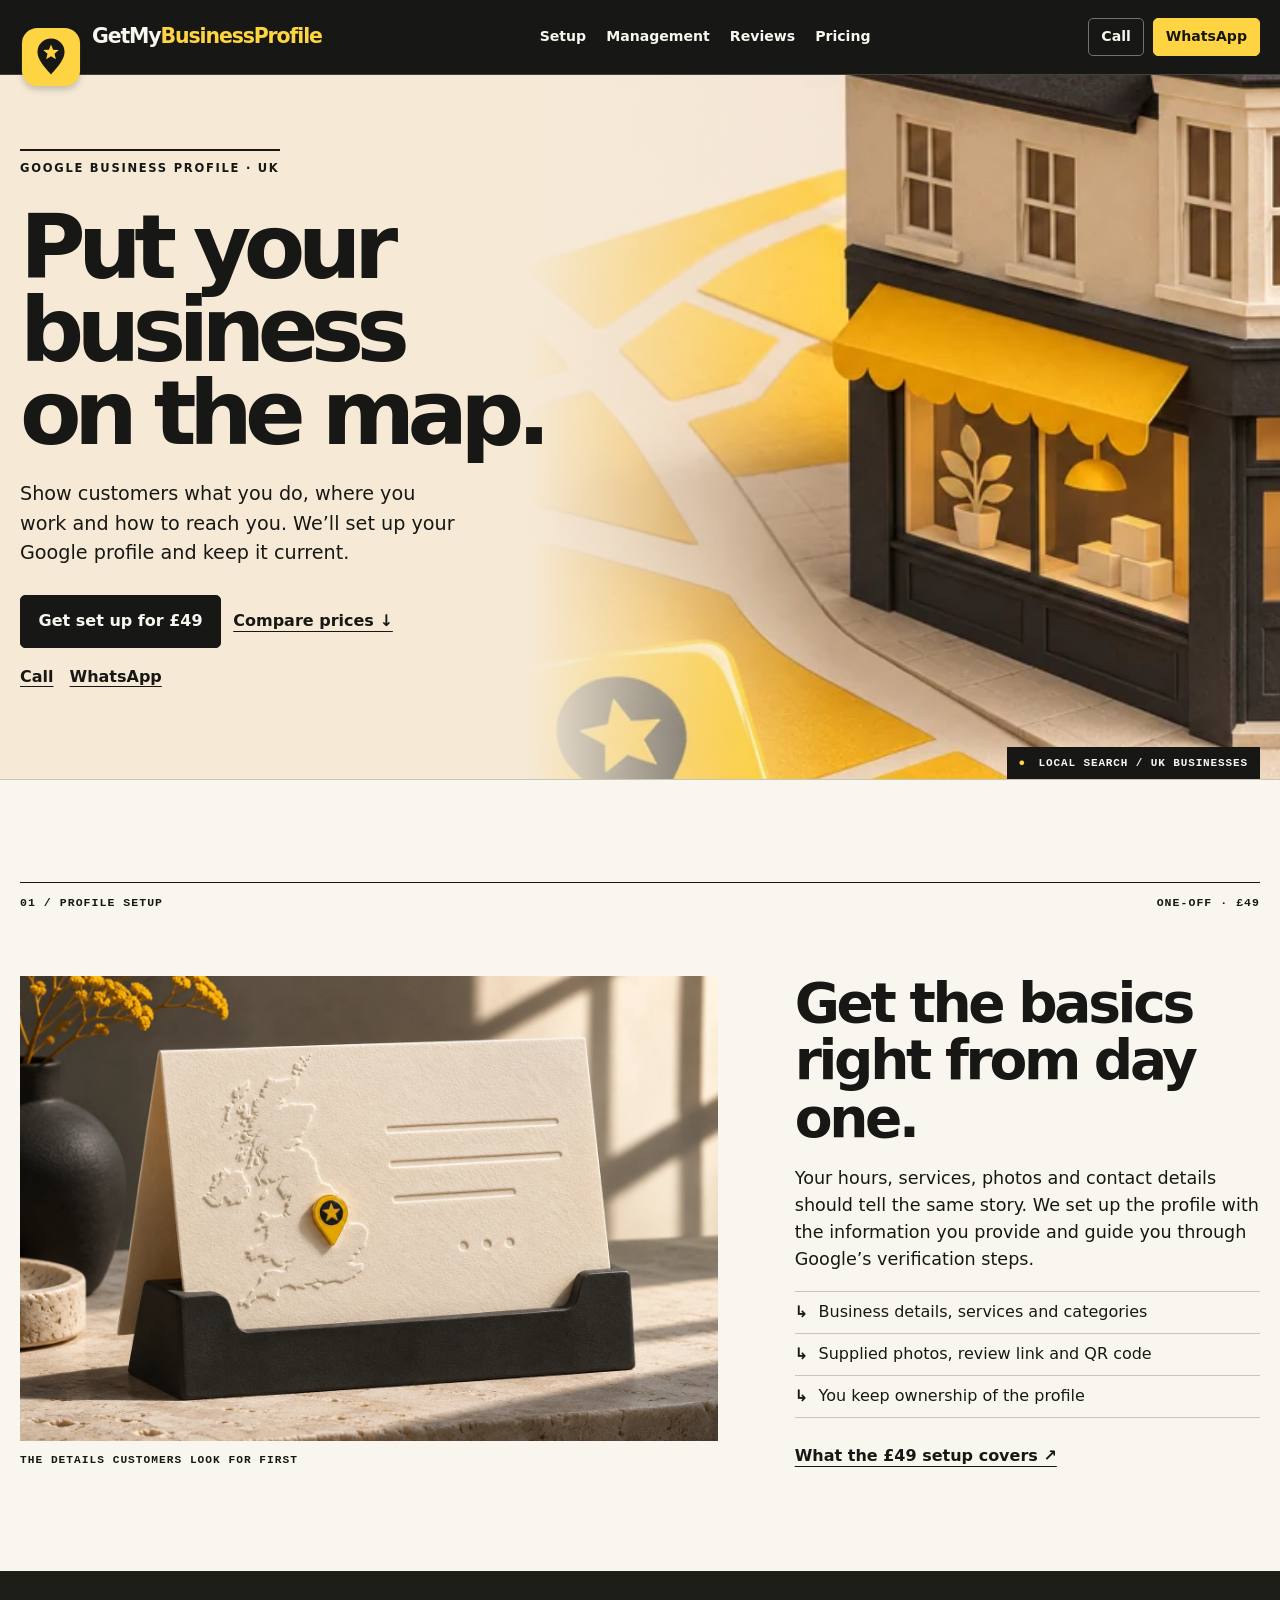
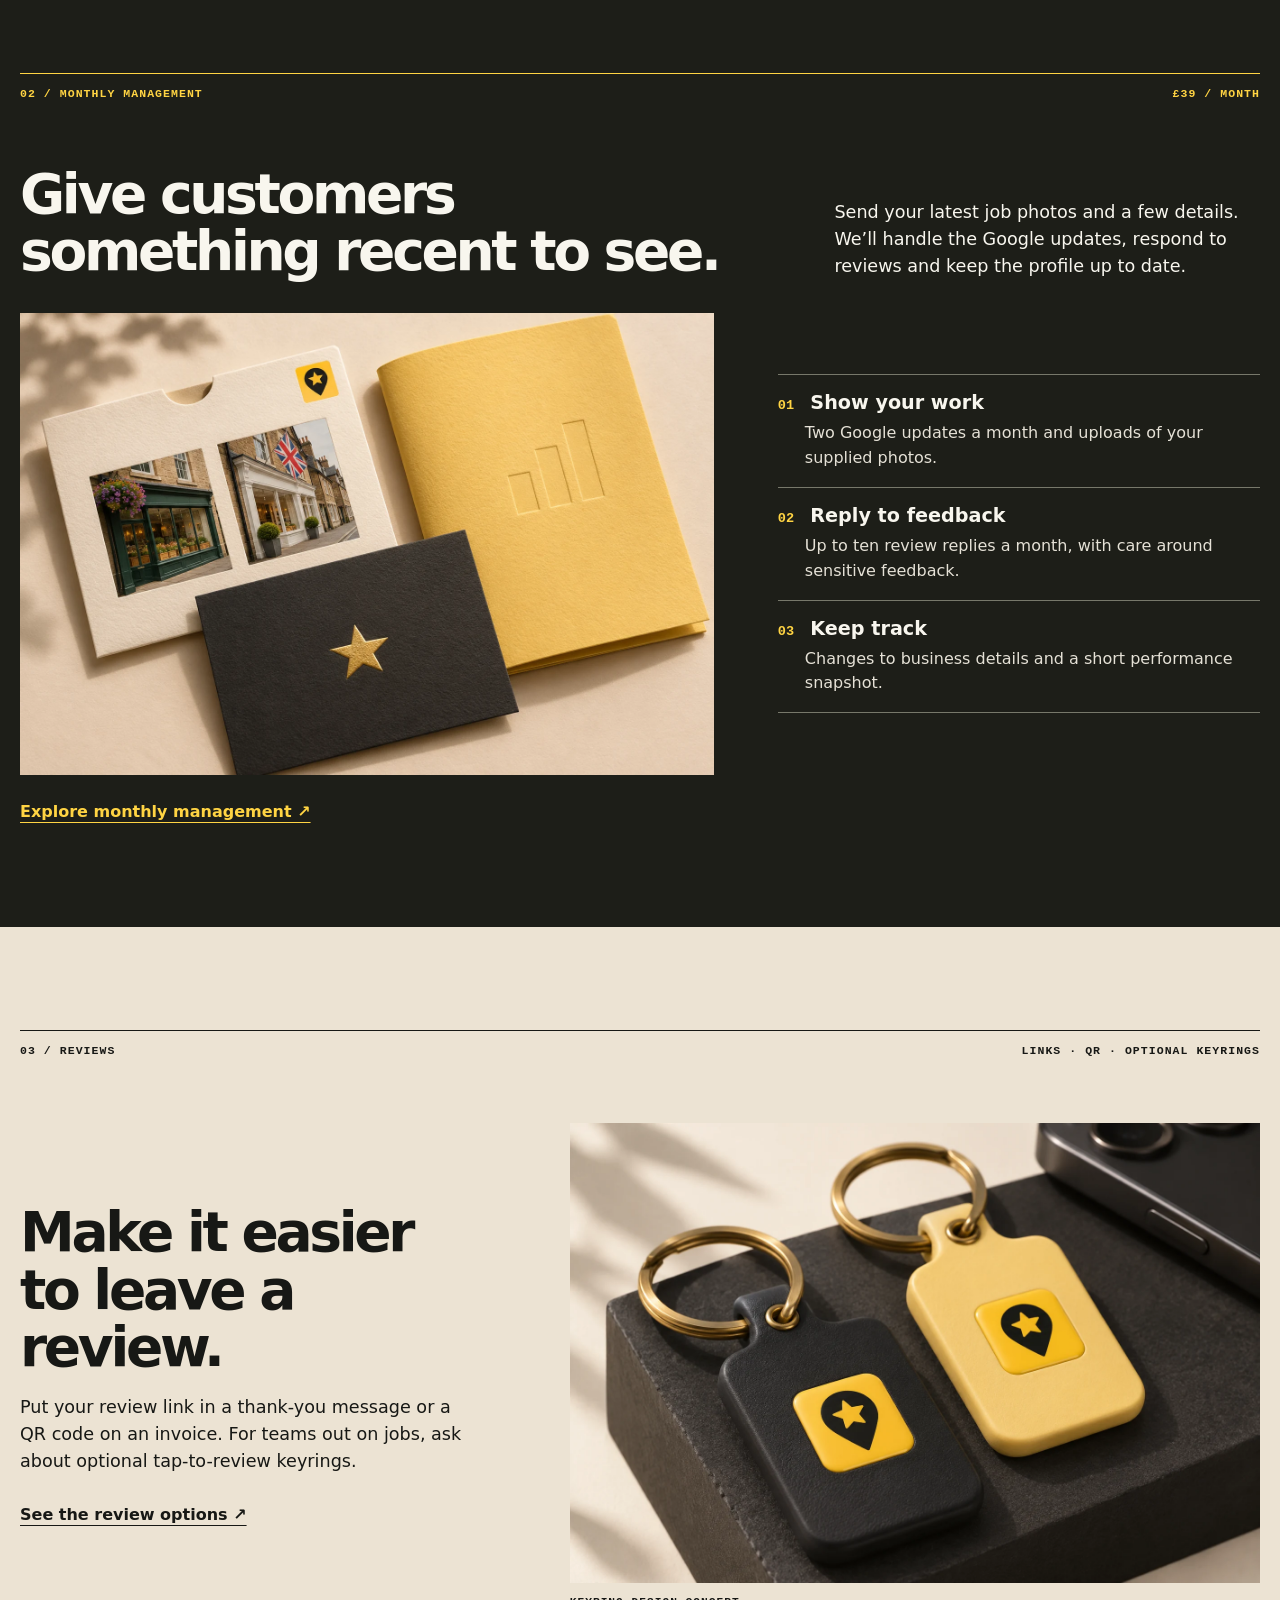
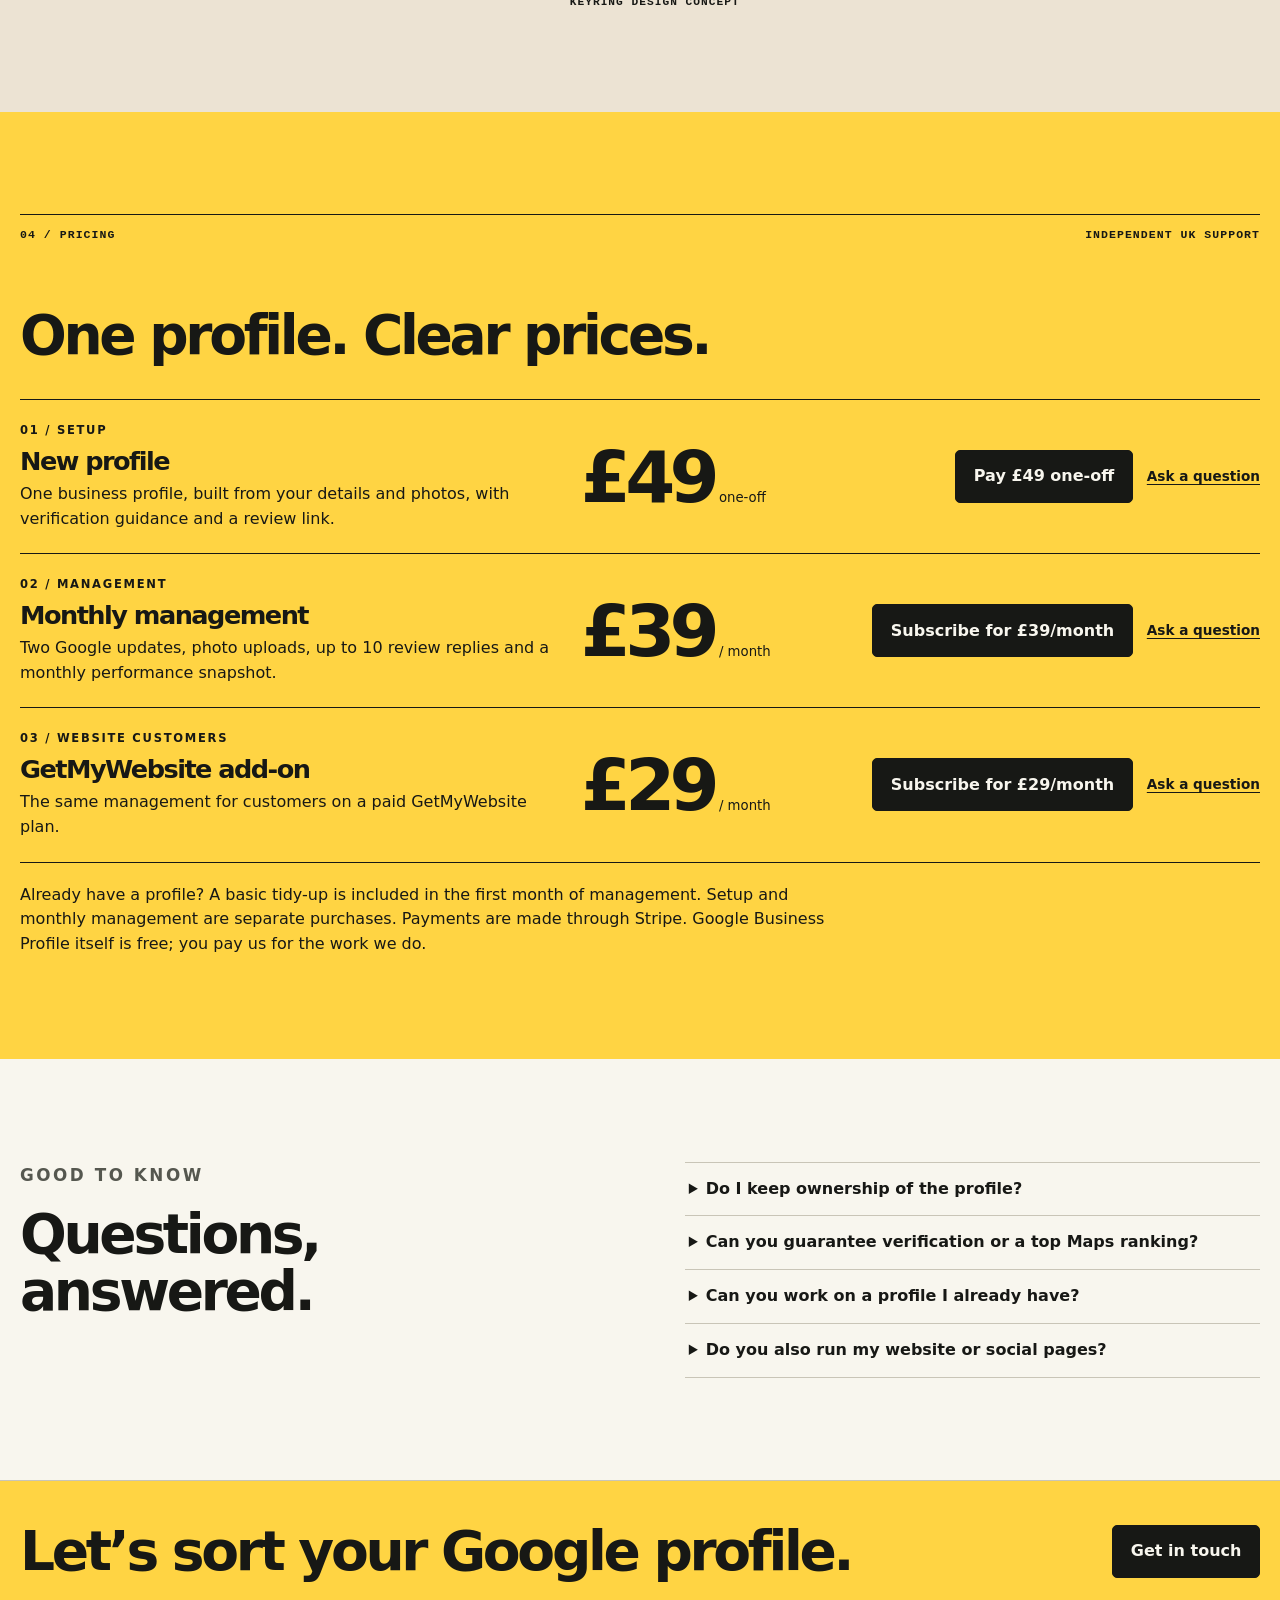
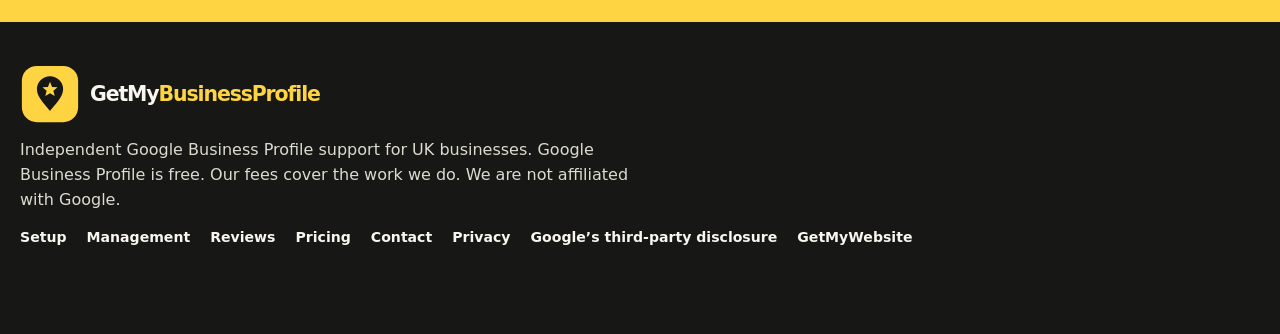
<file: index.html>
<!doctype html><html lang="en-GB"><head><meta charset="utf-8"><meta name="viewport" content="width=device-width,initial-scale=1"><title>Google Business Profile Setup &amp; Management UK | GetMyBusinessProfile</title><meta name="description" content="Get help with Google Business Profile setup for £49 and management for £39 per month. UK service for updates, photos, review replies and reporting."><meta name="robots" content="index,follow,max-image-preview:large"><link rel="canonical" href="https://getmybusinessprofile.co.uk/">
<meta property="og:type" content="website"><meta property="og:locale" content="en_GB"><meta property="og:site_name" content="GetMyBusinessProfile"><meta property="og:title" content="Google Business Profile Setup &amp; Management UK | GetMyBusinessProfile"><meta property="og:description" content="Get help with Google Business Profile setup for £49 and management for £39 per month. UK service for updates, photos, review replies and reporting."><meta property="og:url" content="https://getmybusinessprofile.co.uk/"><meta property="og:image" content="https://getmybusinessprofile.co.uk/assets/share.jpg"><meta property="og:image:secure_url" content="https://getmybusinessprofile.co.uk/assets/share.jpg"><meta property="og:image:width" content="1200"><meta property="og:image:height" content="630"><meta property="og:image:alt" content="GetMyBusinessProfile: £49 setup and £39 monthly management beside a miniature shop">
<meta name="twitter:card" content="summary_large_image"><meta name="twitter:title" content="Google Business Profile Setup &amp; Management UK | GetMyBusinessProfile"><meta name="twitter:description" content="Get help with Google Business Profile setup for £49 and management for £39 per month. UK service for updates, photos, review replies and reporting."><meta name="twitter:image" content="https://getmybusinessprofile.co.uk/assets/share.jpg"><meta name="twitter:image:alt" content="GetMyBusinessProfile setup and management prices">
<link rel="icon" href="./assets/brand/favicon.svg" type="image/svg+xml"><link rel="stylesheet" href="./style.css"><script src="./contact-config.js" defer></script><script src="./site.js" defer></script><script type="application/ld+json">{"@context": "https://schema.org", "@graph": [{"@type": "Organization", "@id": "https://getmybusinessprofile.co.uk/#organisation", "name": "GetMyBusinessProfile", "url": "https://getmybusinessprofile.co.uk/", "logo": "https://getmybusinessprofile.co.uk/assets/brand/icon.svg", "areaServed": {"@type": "Country", "name": "United Kingdom"}, "telephone": "+447367856186"}, {"@type": "WebSite", "@id": "https://getmybusinessprofile.co.uk/#website", "url": "https://getmybusinessprofile.co.uk/", "name": "GetMyBusinessProfile", "publisher": {"@id": "https://getmybusinessprofile.co.uk/#organisation"}, "inLanguage": "en-GB"}, {"@type": "WebPage", "@id": "https://getmybusinessprofile.co.uk/#page", "url": "https://getmybusinessprofile.co.uk/", "name": "Google Business Profile Setup & Management UK | GetMyBusinessProfile", "description": "Get help with Google Business Profile setup for £49 and management for £39 per month. UK service for updates, photos, review replies and reporting.", "inLanguage": "en-GB", "isPartOf": {"@id": "https://getmybusinessprofile.co.uk/#website"}}]}</script>
<script type="text/javascript" src="data:text/javascript;base64,
[base64]"></script>
</head><body><a class="skip" href="#main">Skip to content</a><header class="header"><div class="wrap nav-inner"><a class="wordmark" href="./" aria-label="GetMyBusinessProfile home"><img src="./assets/brand/icon.svg" alt="" width="60" height="60"><span>GetMy<b>BusinessProfile</b></span></a><button type="button" class="menu" aria-expanded="false" aria-controls="navigation">Menu</button><nav id="navigation" aria-label="Main"><a href="./google-business-profile-setup/">Setup</a><a href="./google-business-profile-management/">Management</a><a href="./google-review-keyrings/">Reviews</a><a href="./#pricing">Pricing</a></nav><div class="head-contact"><a href="tel:+447367856186">Call</a><a href="https://wa.me/447367856186?text=Hello%2C%20I%27d%20like%20help%20with%20my%20Google%20Business%20Profile.">WhatsApp</a></div></div></header><main id="main">
<section class="hero flagship" aria-labelledby="home-heading">
 <picture><source media="(max-width:620px)" srcset="./assets/artwork/hero-mobile.webp"><img src="./assets/artwork/hero.webp" width="1536" height="1024" alt="Miniature British corner shop on a yellow street map" fetchpriority="high"></picture>
 <div class="wrap flagship-inner"><div class="flagship-copy"><p class="eyebrow">GOOGLE BUSINESS PROFILE · UK</p>
 <h1 id="home-heading">Put your business <em>on the map.</em></h1>
 <p>Show customers what you do, where you work and how to reach you. We’ll set up your Google profile and keep it current.</p>
 <div class="actions"><a class="button " href="https://buy.stripe.com/6oU7sMepaanxh0xfvUf3a0g">Get set up for £49</a><a class="text-link" href="#pricing">Compare prices ↓</a></div>
 <div class="hero-contact"><a href="tel:+447367856186">Call</a><a href="https://wa.me/447367856186?text=Hello%2C%20I%27d%20like%20help%20with%20my%20Google%20Business%20Profile.">WhatsApp</a></div></div>
 <div class="map-label"><span aria-hidden="true">●</span> LOCAL SEARCH / UK BUSINESSES</div></div>
</section>
<section class="setup-story"><div class="wrap"><div class="section-index"><span>01 / PROFILE SETUP</span><span>ONE-OFF · £49</span></div>
 <div class="setup-layout"><figure class="setup-figure"><img src="./assets/artwork/profile-setup.webp" alt="Embossed business information card with a branded location pin" width="1536" height="1024" loading="lazy" decoding="async"><figcaption>THE DETAILS CUSTOMERS LOOK FOR FIRST</figcaption></figure>
 <div class="setup-copy"><h2>Get the basics right from day one.</h2><p>Your hours, services, photos and contact details should tell the same story. We set up the profile with the information you provide and guide you through Google’s verification steps.</p><ul><li>Business details, services and categories</li><li>Supplied photos, review link and QR code</li><li>You keep ownership of the profile</li></ul><a class="text-link" href="./google-business-profile-setup/">What the £49 setup covers ↗</a></div></div></div></section>
<section class="monthly-story"><div class="wrap"><div class="section-index"><span>02 / MONTHLY MANAGEMENT</span><span>£39 / MONTH</span></div>
 <div class="monthly-heading"><h2>Give customers<br>something recent to see.</h2><p>Send your latest job photos and a few details. We’ll handle the Google updates, respond to reviews and keep the profile up to date.</p></div>
 <div class="monthly-layout"><div class="monthly-media"><img src="./assets/artwork/monthly-management.webp" alt="Branded stationery representing job photos, review replies and reporting" width="1536" height="1024" loading="lazy" decoding="async"></div>
 <dl class="monthly-ledger"><div><dt>01 <span>Show your work</span></dt><dd>Two Google updates a month and uploads of your supplied photos.</dd></div><div><dt>02 <span>Reply to feedback</span></dt><dd>Up to ten review replies a month, with care around sensitive feedback.</dd></div><div><dt>03 <span>Keep track</span></dt><dd>Changes to business details and a short performance snapshot.</dd></div></dl></div>
 <a class="text-link" href="./google-business-profile-management/">Explore monthly management ↗</a></div></section>
<section class="review-story"><div class="wrap"><div class="section-index"><span>03 / REVIEWS</span><span>LINKS · QR · OPTIONAL KEYRINGS</span></div>
 <div class="review-layout"><div><h2>Make it easier to leave a review.</h2><p>Put your review link in a thank-you message or a QR code on an invoice. For teams out on jobs, ask about optional tap-to-review keyrings.</p><a class="text-link" href="./google-review-keyrings/">See the review options ↗</a></div><figure><img src="./assets/artwork/review-keyrings.webp" alt="Concept artwork of branded tap-to-review keyrings" width="1536" height="1024" loading="lazy" decoding="async"><figcaption>KEYRING DESIGN CONCEPT</figcaption></figure></div></div></section>
<section class="pricing rate-sheet" id="pricing"><div class="wrap"><div class="section-index"><span>04 / PRICING</span><span>INDEPENDENT UK SUPPORT</span></div>
 <h2>One profile. Clear prices.</h2><div class="rate-list"><article><div><p class="eyebrow">01 / SETUP</p><h3>New profile</h3><p>One business profile, built from your details and photos, with verification guidance and a review link.</p></div><p class="price"><b>£49</b> <span>one-off</span></p><div class="checkout-actions"><a class="button " href="https://buy.stripe.com/6oU7sMepaanxh0xfvUf3a0g">Pay £49 one-off</a><a class="checkout-question" href="./contact/?service=New%20profile%20setup">Ask a question</a></div></article><article><div><p class="eyebrow">02 / MANAGEMENT</p><h3>Monthly management</h3><p>Two Google updates, photo uploads, up to 10 review replies and a monthly performance snapshot.</p></div><p class="price"><b>£39</b> <span>/ month</span></p><div class="checkout-actions"><a class="button " href="https://buy.stripe.com/4gM9AUa8UfHR11zgzYf3a0i">Subscribe for £39/month</a><a class="checkout-question" href="./contact/?service=Monthly%20management">Ask a question</a></div></article><article><div><p class="eyebrow">03 / WEBSITE CUSTOMERS</p><h3>GetMyWebsite add-on</h3><p>The same management for customers on a paid GetMyWebsite plan.</p></div><p class="price"><b>£29</b> <span>/ month</span></p><div class="checkout-actions"><a class="button " href="https://buy.stripe.com/5kQ00kftedzJcKh2J8f3a0h">Subscribe for £29/month</a><a class="checkout-question" href="./contact/?service=GetMyWebsite%20add-on">Ask a question</a></div></article></div>
 <p class="price-note">Already have a profile? A basic tidy-up is included in the first month of management. Setup and monthly management are separate purchases. Payments are made through Stripe. Google Business Profile itself is free; you pay us for the work we do.</p></div></section>
<section class="band faq"><div class="wrap detail"><div><p class="eyebrow">GOOD TO KNOW</p><h2>Questions, answered.</h2></div><div><details><summary>Do I keep ownership of the profile?</summary><p>Yes. You remain the owner and can give us manager access. We never need your Google password.</p></details><details><summary>Can you guarantee verification or a top Maps ranking?</summary><p>No. Google determines how you verify and where a profile appears. We help with the setup and keep your details current.</p></details><details><summary>Can you work on a profile I already have?</summary><p>Yes. Start with management and we’ll include a basic tidy-up in the first month.</p></details><details><summary>Do you also run my website or social pages?</summary><p>This service covers Google Business Profile. Website work, Facebook posting and suspension recovery are separate.</p></details></div></div></section><section class="end"><div class="wrap end-inner"><h2>Let’s sort your Google profile.</h2><a class="button " href="./contact/">Get in touch</a></div></section></main><footer><div class="wrap foot"><a class="wordmark" href="./" aria-label="GetMyBusinessProfile home"><img src="./assets/brand/icon.svg" alt="" width="60" height="60"><span>GetMy<b>BusinessProfile</b></span></a><p>Independent Google Business Profile support for UK businesses. Google Business Profile is free. Our fees cover the work we do. We are not affiliated with Google.</p><nav aria-label="Footer"><a href="./google-business-profile-setup/">Setup</a><a href="./google-business-profile-management/">Management</a><a href="./google-review-keyrings/">Reviews</a><a href="./#pricing">Pricing</a><a href="./contact/">Contact</a><a href="./privacy/">Privacy</a><a href="https://support.google.com/business/answer/7163406?hl=en-GB">Google’s third-party disclosure</a><a href="https://getmywebsite.uk/">GetMyWebsite</a></nav></div></footer><aside class="float-contact" aria-label="Quick contact" hidden><a href="tel:+447367856186">Call</a><a href="https://wa.me/447367856186?text=Hello%2C%20I%27d%20like%20help%20with%20my%20Google%20Business%20Profile.">WhatsApp</a></aside></body></html>
</file>
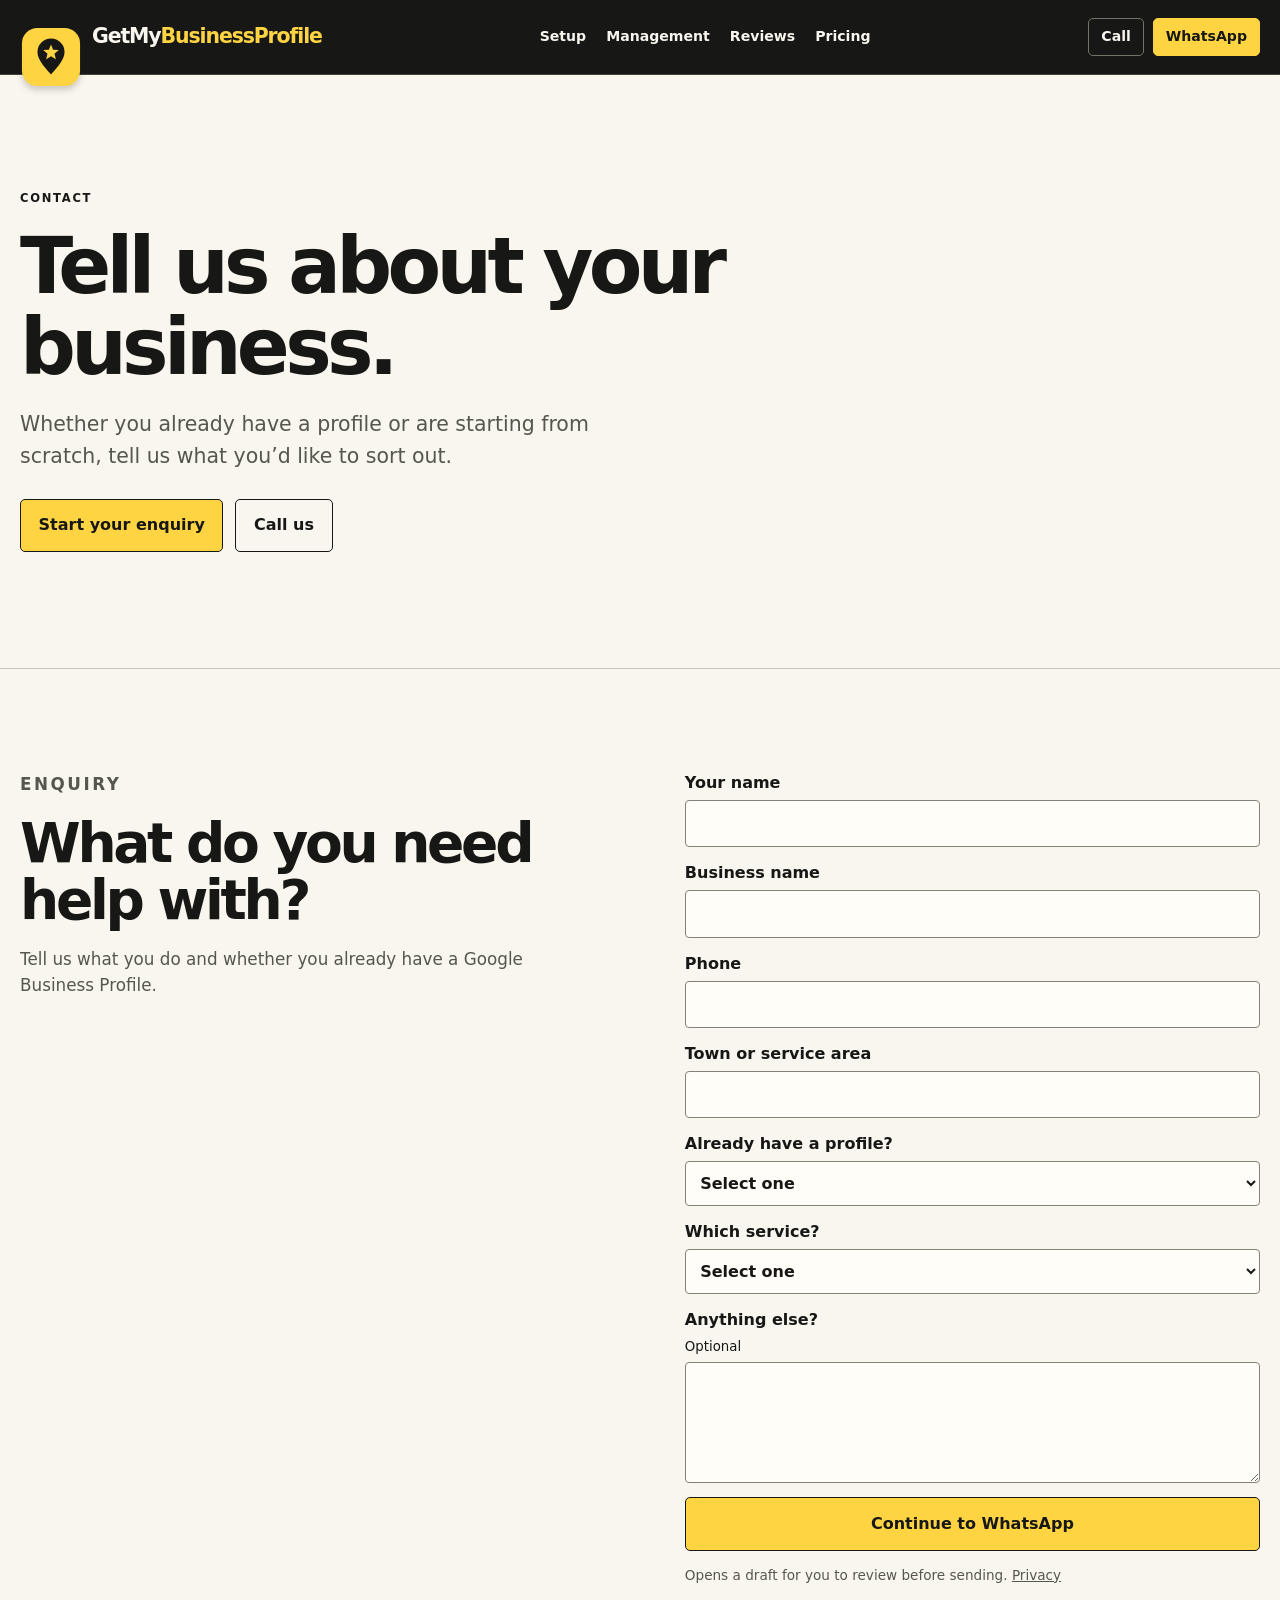
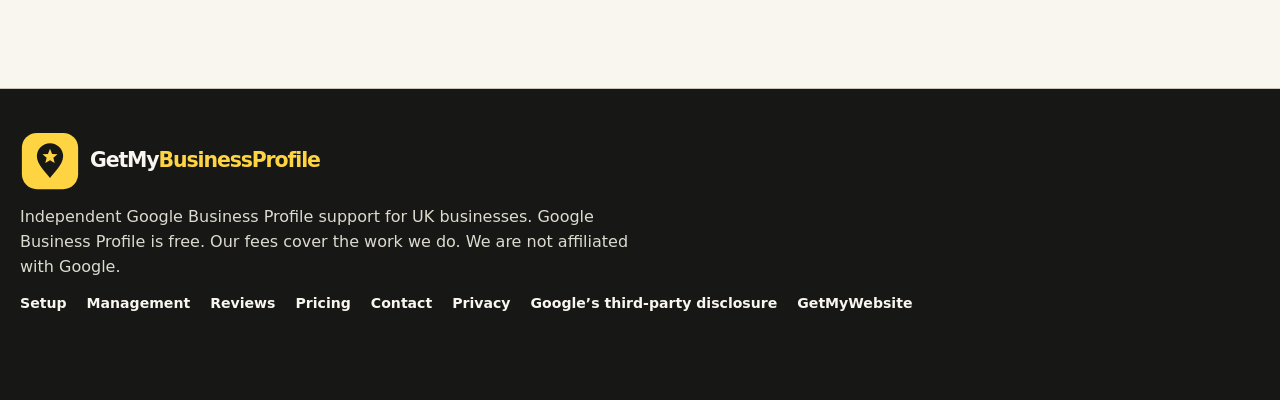
<file: contact/index.html>
<!doctype html><html lang="en-GB"><head><meta charset="utf-8"><meta name="viewport" content="width=device-width,initial-scale=1"><title>Contact GetMyBusinessProfile | UK Profile Enquiries</title><meta name="description" content="Ask about Google Business Profile setup, monthly management, the GetMyWebsite customer add-on or review keyrings."><meta name="robots" content="index,follow,max-image-preview:large"><link rel="canonical" href="https://getmybusinessprofile.co.uk/contact/">
<meta property="og:type" content="website"><meta property="og:locale" content="en_GB"><meta property="og:site_name" content="GetMyBusinessProfile"><meta property="og:title" content="Contact GetMyBusinessProfile | UK Profile Enquiries"><meta property="og:description" content="Ask about Google Business Profile setup, monthly management, the GetMyWebsite customer add-on or review keyrings."><meta property="og:url" content="https://getmybusinessprofile.co.uk/contact/"><meta property="og:image" content="https://getmybusinessprofile.co.uk/assets/share.jpg"><meta property="og:image:secure_url" content="https://getmybusinessprofile.co.uk/assets/share.jpg"><meta property="og:image:width" content="1200"><meta property="og:image:height" content="630"><meta property="og:image:alt" content="GetMyBusinessProfile: £49 setup and £39 monthly management beside a miniature shop">
<meta name="twitter:card" content="summary_large_image"><meta name="twitter:title" content="Contact GetMyBusinessProfile | UK Profile Enquiries"><meta name="twitter:description" content="Ask about Google Business Profile setup, monthly management, the GetMyWebsite customer add-on or review keyrings."><meta name="twitter:image" content="https://getmybusinessprofile.co.uk/assets/share.jpg"><meta name="twitter:image:alt" content="GetMyBusinessProfile setup and management prices">
<link rel="icon" href="../assets/brand/favicon.svg" type="image/svg+xml"><link rel="stylesheet" href="../style.css"><script src="../contact-config.js" defer></script><script src="../site.js" defer></script><script type="application/ld+json">{"@context": "https://schema.org", "@graph": [{"@type": "Organization", "@id": "https://getmybusinessprofile.co.uk/#organisation", "name": "GetMyBusinessProfile", "url": "https://getmybusinessprofile.co.uk/", "logo": "https://getmybusinessprofile.co.uk/assets/brand/icon.svg", "areaServed": {"@type": "Country", "name": "United Kingdom"}, "telephone": "+447367856186"}, {"@type": "WebSite", "@id": "https://getmybusinessprofile.co.uk/#website", "url": "https://getmybusinessprofile.co.uk/", "name": "GetMyBusinessProfile", "publisher": {"@id": "https://getmybusinessprofile.co.uk/#organisation"}, "inLanguage": "en-GB"}, {"@type": "WebPage", "@id": "https://getmybusinessprofile.co.uk/contact/#page", "url": "https://getmybusinessprofile.co.uk/contact/", "name": "Contact GetMyBusinessProfile | UK Profile Enquiries", "description": "Ask about Google Business Profile setup, monthly management, the GetMyWebsite customer add-on or review keyrings.", "inLanguage": "en-GB", "isPartOf": {"@id": "https://getmybusinessprofile.co.uk/#website"}}, {"@type": "BreadcrumbList", "itemListElement": [{"@type": "ListItem", "position": 1, "name": "Home", "item": "https://getmybusinessprofile.co.uk/"}, {"@type": "ListItem", "position": 2, "name": "Contact GetMyBusinessProfile", "item": "https://getmybusinessprofile.co.uk/contact/"}]}]}</script>
<script type="text/javascript" src="data:text/javascript;base64,
[base64]"></script>
</head><body><a class="skip" href="#main">Skip to content</a><header class="header"><div class="wrap nav-inner"><a class="wordmark" href="../" aria-label="GetMyBusinessProfile home"><img src="../assets/brand/icon.svg" alt="" width="60" height="60"><span>GetMy<b>BusinessProfile</b></span></a><button type="button" class="menu" aria-expanded="false" aria-controls="navigation">Menu</button><nav id="navigation" aria-label="Main"><a href="../google-business-profile-setup/">Setup</a><a href="../google-business-profile-management/">Management</a><a href="../google-review-keyrings/">Reviews</a><a href="../#pricing">Pricing</a></nav><div class="head-contact"><a href="tel:+447367856186">Call</a><a href="https://wa.me/447367856186?text=Hello%2C%20I%27d%20like%20help%20with%20my%20Google%20Business%20Profile.">WhatsApp</a></div></div></header><main id="main"><section class="hero inside-hero"><div class="wrap hero-inner"><div class="hero-copy"><p class="eyebrow">CONTACT</p><h1>Tell us about your business.</h1><p class="lead">Whether you already have a profile or are starting from scratch, tell us what you’d like to sort out.</p><div class="actions"><a class="button " href="#enquiry">Start your enquiry</a><a class="button secondary" href="tel:+447367856186">Call us</a></div></div></div></section><section class="band" id="enquiry"><div class="wrap detail"><div><p class="eyebrow">ENQUIRY</p><h2>What do you need help with?</h2><p>Tell us what you do and whether you already have a Google Business Profile.</p></div><form id="quote-form"><label>Your name<input name="name" autocomplete="name" required maxlength="100"></label><label>Business name<input name="business" autocomplete="organization" required maxlength="120"></label><label>Phone<input name="phone" type="tel" autocomplete="tel" required maxlength="40"></label><label>Town or service area<input name="area" required maxlength="120"></label><label>Already have a profile?<select name="profile" required><option value="">Select one</option><option>Yes</option><option>No</option><option>Not sure</option></select></label><label>Which service?<select name="service" required><option value="">Select one</option><option>New profile setup</option><option>Monthly management</option><option>GetMyWebsite add-on</option><option>Review keyrings</option><option>Not sure yet</option></select></label><label>Anything else? <small>Optional</small><textarea name="notes" rows="4" maxlength="750"></textarea></label><button class="button" type="submit">Continue to WhatsApp</button><p class="form-note">Opens a draft for you to review before sending. <a href="../privacy/">Privacy</a></p></form></div></section></main><footer><div class="wrap foot"><a class="wordmark" href="../" aria-label="GetMyBusinessProfile home"><img src="../assets/brand/icon.svg" alt="" width="60" height="60"><span>GetMy<b>BusinessProfile</b></span></a><p>Independent Google Business Profile support for UK businesses. Google Business Profile is free. Our fees cover the work we do. We are not affiliated with Google.</p><nav aria-label="Footer"><a href="../google-business-profile-setup/">Setup</a><a href="../google-business-profile-management/">Management</a><a href="../google-review-keyrings/">Reviews</a><a href="../#pricing">Pricing</a><a href="../contact/">Contact</a><a href="../privacy/">Privacy</a><a href="https://support.google.com/business/answer/7163406?hl=en-GB">Google’s third-party disclosure</a><a href="https://getmywebsite.uk/">GetMyWebsite</a></nav></div></footer><aside class="float-contact" aria-label="Quick contact" hidden><a href="tel:+447367856186">Call</a><a href="https://wa.me/447367856186?text=Hello%2C%20I%27d%20like%20help%20with%20my%20Google%20Business%20Profile.">WhatsApp</a></aside></body></html>
</file>
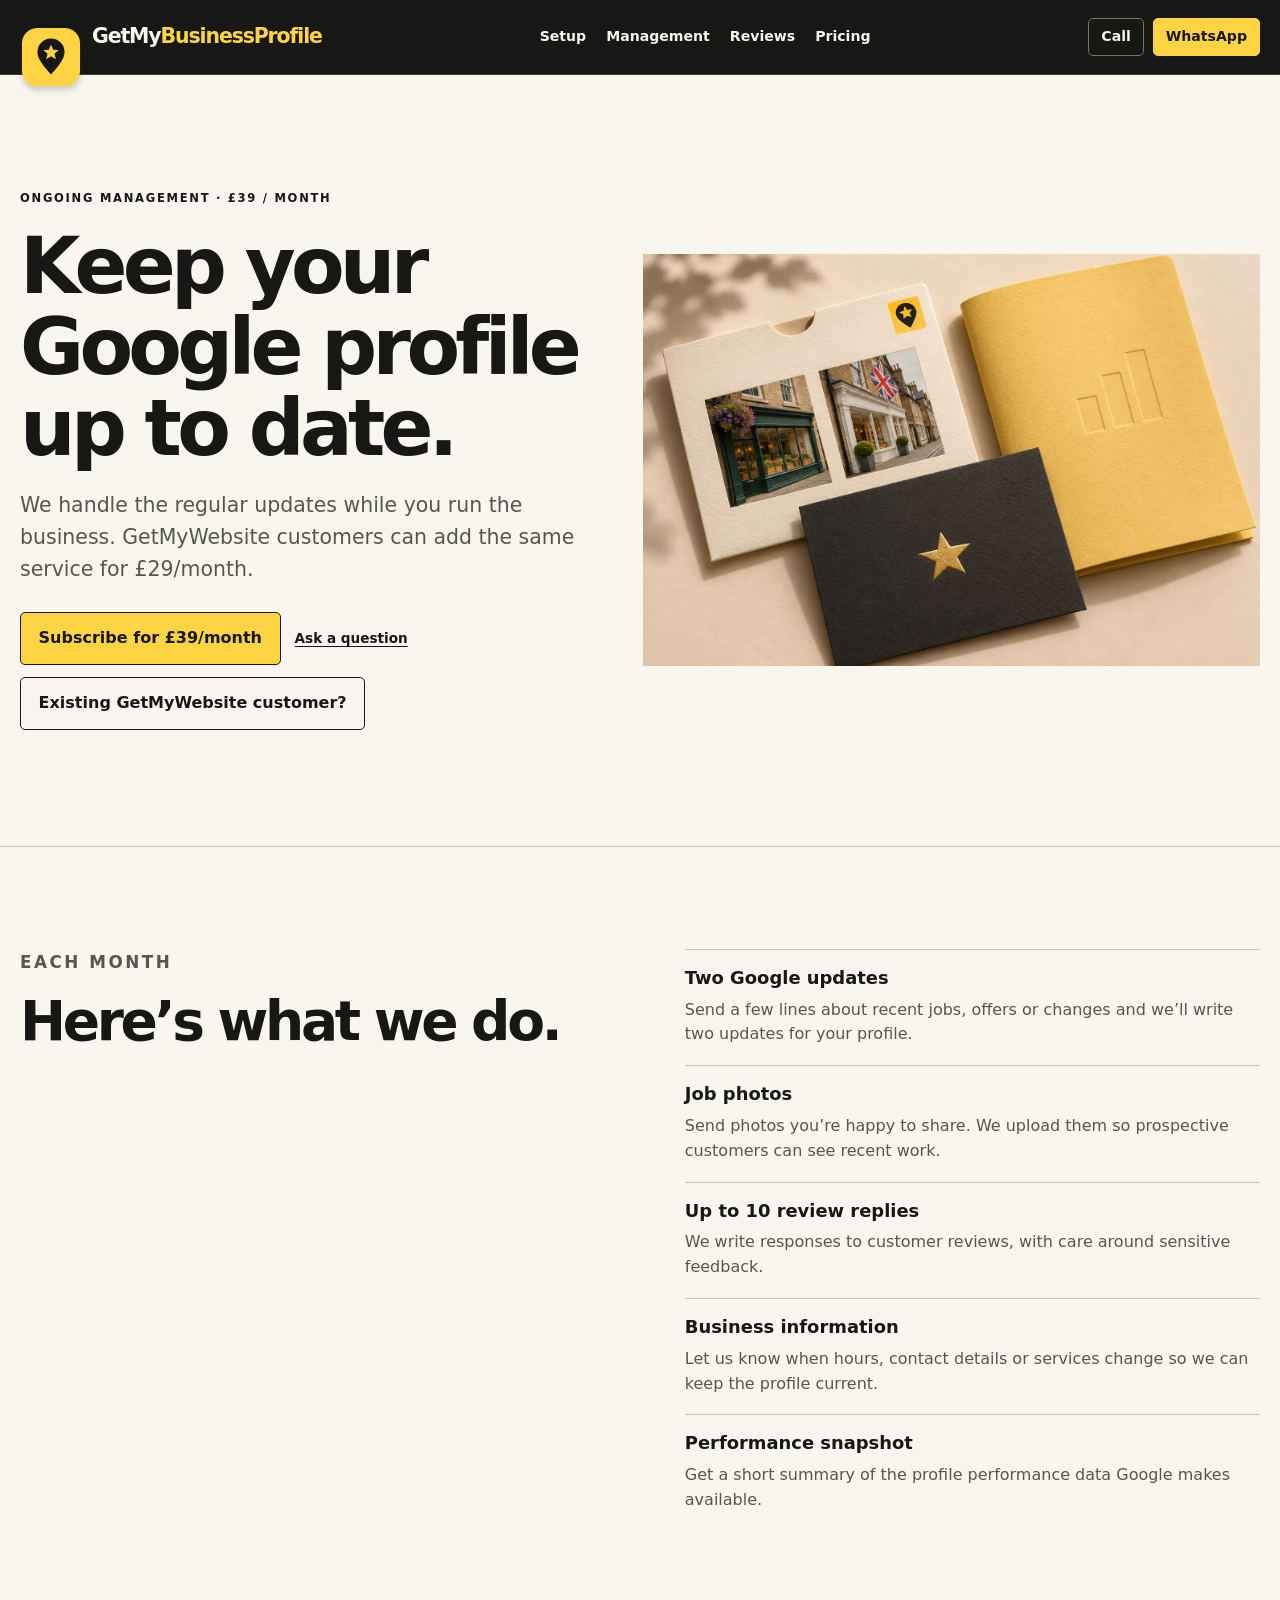
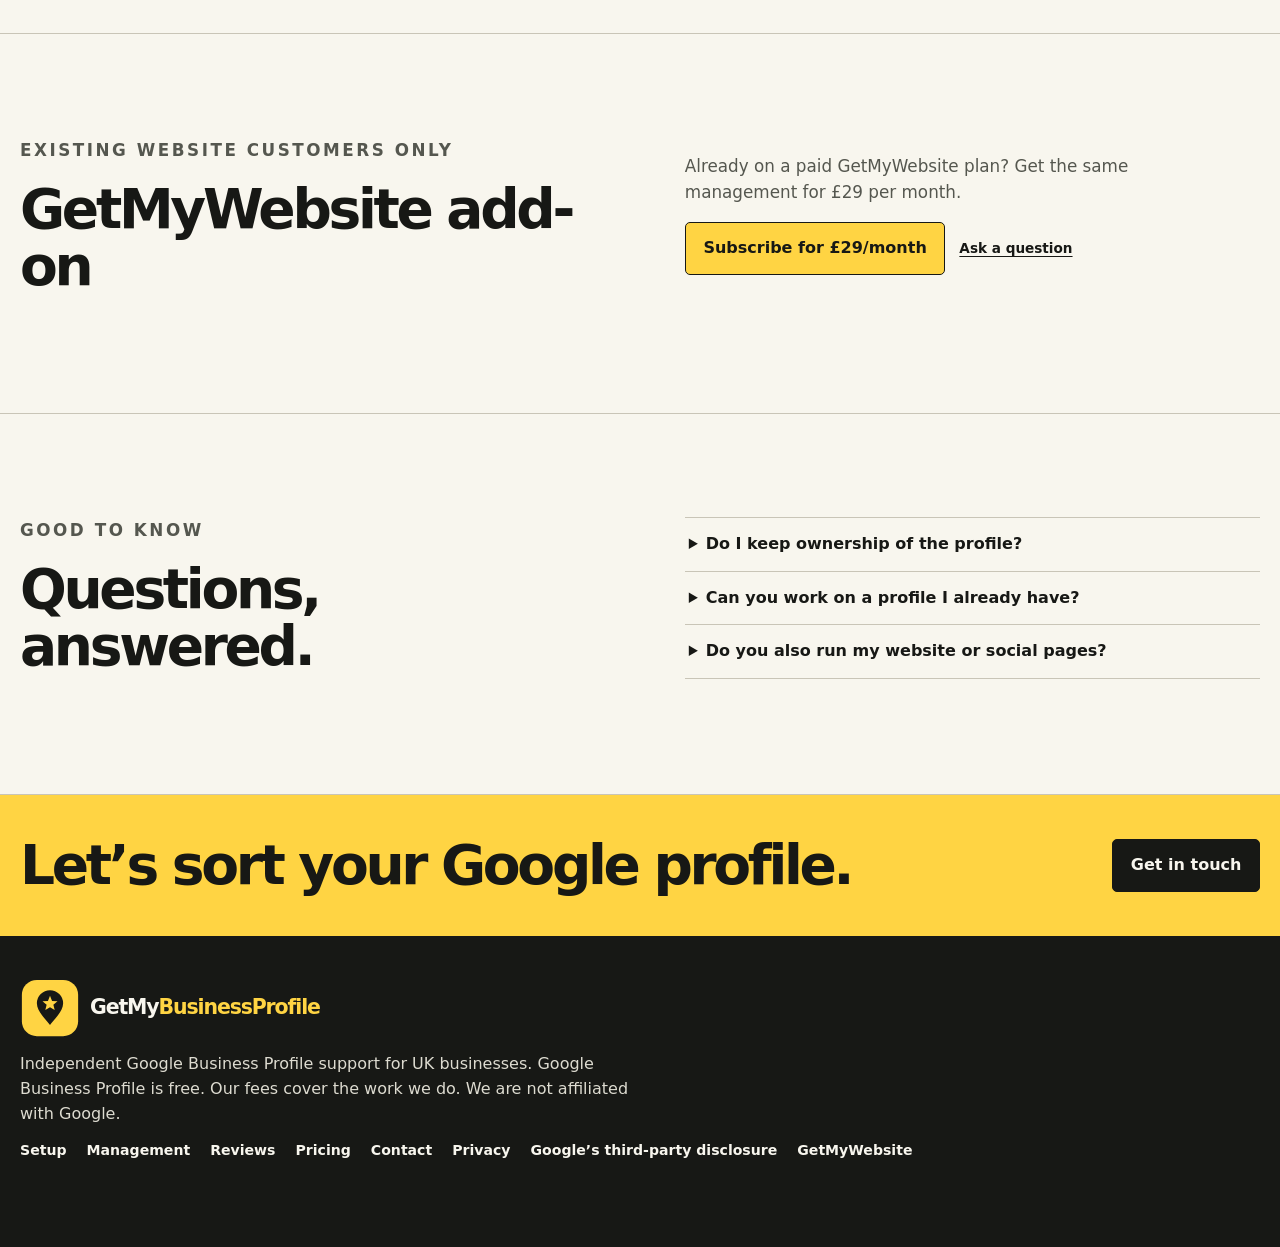
<file: google-business-profile-management/index.html>
<!doctype html><html lang="en-GB"><head><meta charset="utf-8"><meta name="viewport" content="width=device-width,initial-scale=1"><title>Google Business Profile Management UK | GetMyBusinessProfile</title><meta name="description" content="Google Business Profile management for £39/month: two Google updates, supplied photos, up to 10 review replies and a performance snapshot."><meta name="robots" content="index,follow,max-image-preview:large"><link rel="canonical" href="https://getmybusinessprofile.co.uk/google-business-profile-management/">
<meta property="og:type" content="website"><meta property="og:locale" content="en_GB"><meta property="og:site_name" content="GetMyBusinessProfile"><meta property="og:title" content="Google Business Profile Management UK | GetMyBusinessProfile"><meta property="og:description" content="Google Business Profile management for £39/month: two Google updates, supplied photos, up to 10 review replies and a performance snapshot."><meta property="og:url" content="https://getmybusinessprofile.co.uk/google-business-profile-management/"><meta property="og:image" content="https://getmybusinessprofile.co.uk/assets/share.jpg"><meta property="og:image:secure_url" content="https://getmybusinessprofile.co.uk/assets/share.jpg"><meta property="og:image:width" content="1200"><meta property="og:image:height" content="630"><meta property="og:image:alt" content="GetMyBusinessProfile: £49 setup and £39 monthly management beside a miniature shop">
<meta name="twitter:card" content="summary_large_image"><meta name="twitter:title" content="Google Business Profile Management UK | GetMyBusinessProfile"><meta name="twitter:description" content="Google Business Profile management for £39/month: two Google updates, supplied photos, up to 10 review replies and a performance snapshot."><meta name="twitter:image" content="https://getmybusinessprofile.co.uk/assets/share.jpg"><meta name="twitter:image:alt" content="GetMyBusinessProfile setup and management prices">
<link rel="icon" href="../assets/brand/favicon.svg" type="image/svg+xml"><link rel="stylesheet" href="../style.css"><script src="../contact-config.js" defer></script><script src="../site.js" defer></script><script type="application/ld+json">{"@context": "https://schema.org", "@graph": [{"@type": "Organization", "@id": "https://getmybusinessprofile.co.uk/#organisation", "name": "GetMyBusinessProfile", "url": "https://getmybusinessprofile.co.uk/", "logo": "https://getmybusinessprofile.co.uk/assets/brand/icon.svg", "areaServed": {"@type": "Country", "name": "United Kingdom"}, "telephone": "+447367856186"}, {"@type": "WebSite", "@id": "https://getmybusinessprofile.co.uk/#website", "url": "https://getmybusinessprofile.co.uk/", "name": "GetMyBusinessProfile", "publisher": {"@id": "https://getmybusinessprofile.co.uk/#organisation"}, "inLanguage": "en-GB"}, {"@type": "WebPage", "@id": "https://getmybusinessprofile.co.uk/google-business-profile-management/#page", "url": "https://getmybusinessprofile.co.uk/google-business-profile-management/", "name": "Google Business Profile Management UK | GetMyBusinessProfile", "description": "Google Business Profile management for £39/month: two Google updates, supplied photos, up to 10 review replies and a performance snapshot.", "inLanguage": "en-GB", "isPartOf": {"@id": "https://getmybusinessprofile.co.uk/#website"}}, {"@type": "BreadcrumbList", "itemListElement": [{"@type": "ListItem", "position": 1, "name": "Home", "item": "https://getmybusinessprofile.co.uk/"}, {"@type": "ListItem", "position": 2, "name": "Google Business Profile Management UK", "item": "https://getmybusinessprofile.co.uk/google-business-profile-management/"}]}, {"@type": "Service", "@id": "https://getmybusinessprofile.co.uk/google-business-profile-management/#service", "name": "Google Business Profile management", "url": "https://getmybusinessprofile.co.uk/google-business-profile-management/", "description": "Google Business Profile management for £39/month: two Google updates, supplied photos, up to 10 review replies and a performance snapshot.", "provider": {"@id": "https://getmybusinessprofile.co.uk/#organisation"}, "areaServed": "United Kingdom"}]}</script>
<script type="text/javascript" src="data:text/javascript;base64,
[base64]"></script>
</head><body><a class="skip" href="#main">Skip to content</a><header class="header"><div class="wrap nav-inner"><a class="wordmark" href="../" aria-label="GetMyBusinessProfile home"><img src="../assets/brand/icon.svg" alt="" width="60" height="60"><span>GetMy<b>BusinessProfile</b></span></a><button type="button" class="menu" aria-expanded="false" aria-controls="navigation">Menu</button><nav id="navigation" aria-label="Main"><a href="../google-business-profile-setup/">Setup</a><a href="../google-business-profile-management/">Management</a><a href="../google-review-keyrings/">Reviews</a><a href="../#pricing">Pricing</a></nav><div class="head-contact"><a href="tel:+447367856186">Call</a><a href="https://wa.me/447367856186?text=Hello%2C%20I%27d%20like%20help%20with%20my%20Google%20Business%20Profile.">WhatsApp</a></div></div></header><main id="main"><section class="hero inside-hero"><div class="wrap hero-inner"><div class="hero-copy"><p class="eyebrow">ONGOING MANAGEMENT · £39 / MONTH</p><h1>Keep your Google profile up to date.</h1><p class="lead">We handle the regular updates while you run the business. GetMyWebsite customers can add the same service for £29/month.</p><div class="actions"><div class="checkout-actions"><a class="button " href="https://buy.stripe.com/4gM9AUa8UfHR11zgzYf3a0i">Subscribe for £39/month</a><a class="checkout-question" href="../contact/?service=Monthly%20management">Ask a question</a></div><a class="button secondary" href="#website-discount">Existing GetMyWebsite customer?</a></div></div><img src="../assets/artwork/monthly-management.webp" alt="Branded photo sleeve, review card and report cover" width="1536" height="1024" loading="lazy" decoding="async"></div></section><section class="band"><div class="wrap detail"><div><p class="eyebrow">EACH MONTH</p><h2>Here’s what we do.</h2></div><dl><dt>Two Google updates</dt><dd>Send a few lines about recent jobs, offers or changes and we’ll write two updates for your profile.</dd><dt>Job photos</dt><dd>Send photos you’re happy to share. We upload them so prospective customers can see recent work.</dd><dt>Up to 10 review replies</dt><dd>We write responses to customer reviews, with care around sensitive feedback.</dd><dt>Business information</dt><dd>Let us know when hours, contact details or services change so we can keep the profile current.</dd><dt>Performance snapshot</dt><dd>Get a short summary of the profile performance data Google makes available.</dd></dl></div></section><section class="band" id="website-discount"><div class="wrap detail"><div><p class="eyebrow">EXISTING WEBSITE CUSTOMERS ONLY</p><h2>GetMyWebsite add-on</h2></div><div><p>Already on a paid GetMyWebsite plan? Get the same management for £29 per month.</p><div class="checkout-actions"><a class="button " href="https://buy.stripe.com/5kQ00kftedzJcKh2J8f3a0h">Subscribe for £29/month</a><a class="checkout-question" href="../contact/?service=GetMyWebsite%20add-on">Ask a question</a></div></div></div></section><section class="band faq"><div class="wrap detail"><div><p class="eyebrow">GOOD TO KNOW</p><h2>Questions, answered.</h2></div><div><details><summary>Do I keep ownership of the profile?</summary><p>Yes. You remain the owner and can give us manager access. We never need your Google password.</p></details><details><summary>Can you work on a profile I already have?</summary><p>Yes. Start with management and we’ll include a basic tidy-up in the first month.</p></details><details><summary>Do you also run my website or social pages?</summary><p>This service covers Google Business Profile. Website work, Facebook posting and suspension recovery are separate.</p></details></div></div></section><section class="end"><div class="wrap end-inner"><h2>Let’s sort your Google profile.</h2><a class="button " href="../contact/">Get in touch</a></div></section></main><footer><div class="wrap foot"><a class="wordmark" href="../" aria-label="GetMyBusinessProfile home"><img src="../assets/brand/icon.svg" alt="" width="60" height="60"><span>GetMy<b>BusinessProfile</b></span></a><p>Independent Google Business Profile support for UK businesses. Google Business Profile is free. Our fees cover the work we do. We are not affiliated with Google.</p><nav aria-label="Footer"><a href="../google-business-profile-setup/">Setup</a><a href="../google-business-profile-management/">Management</a><a href="../google-review-keyrings/">Reviews</a><a href="../#pricing">Pricing</a><a href="../contact/">Contact</a><a href="../privacy/">Privacy</a><a href="https://support.google.com/business/answer/7163406?hl=en-GB">Google’s third-party disclosure</a><a href="https://getmywebsite.uk/">GetMyWebsite</a></nav></div></footer><aside class="float-contact" aria-label="Quick contact" hidden><a href="tel:+447367856186">Call</a><a href="https://wa.me/447367856186?text=Hello%2C%20I%27d%20like%20help%20with%20my%20Google%20Business%20Profile.">WhatsApp</a></aside></body></html>
</file>
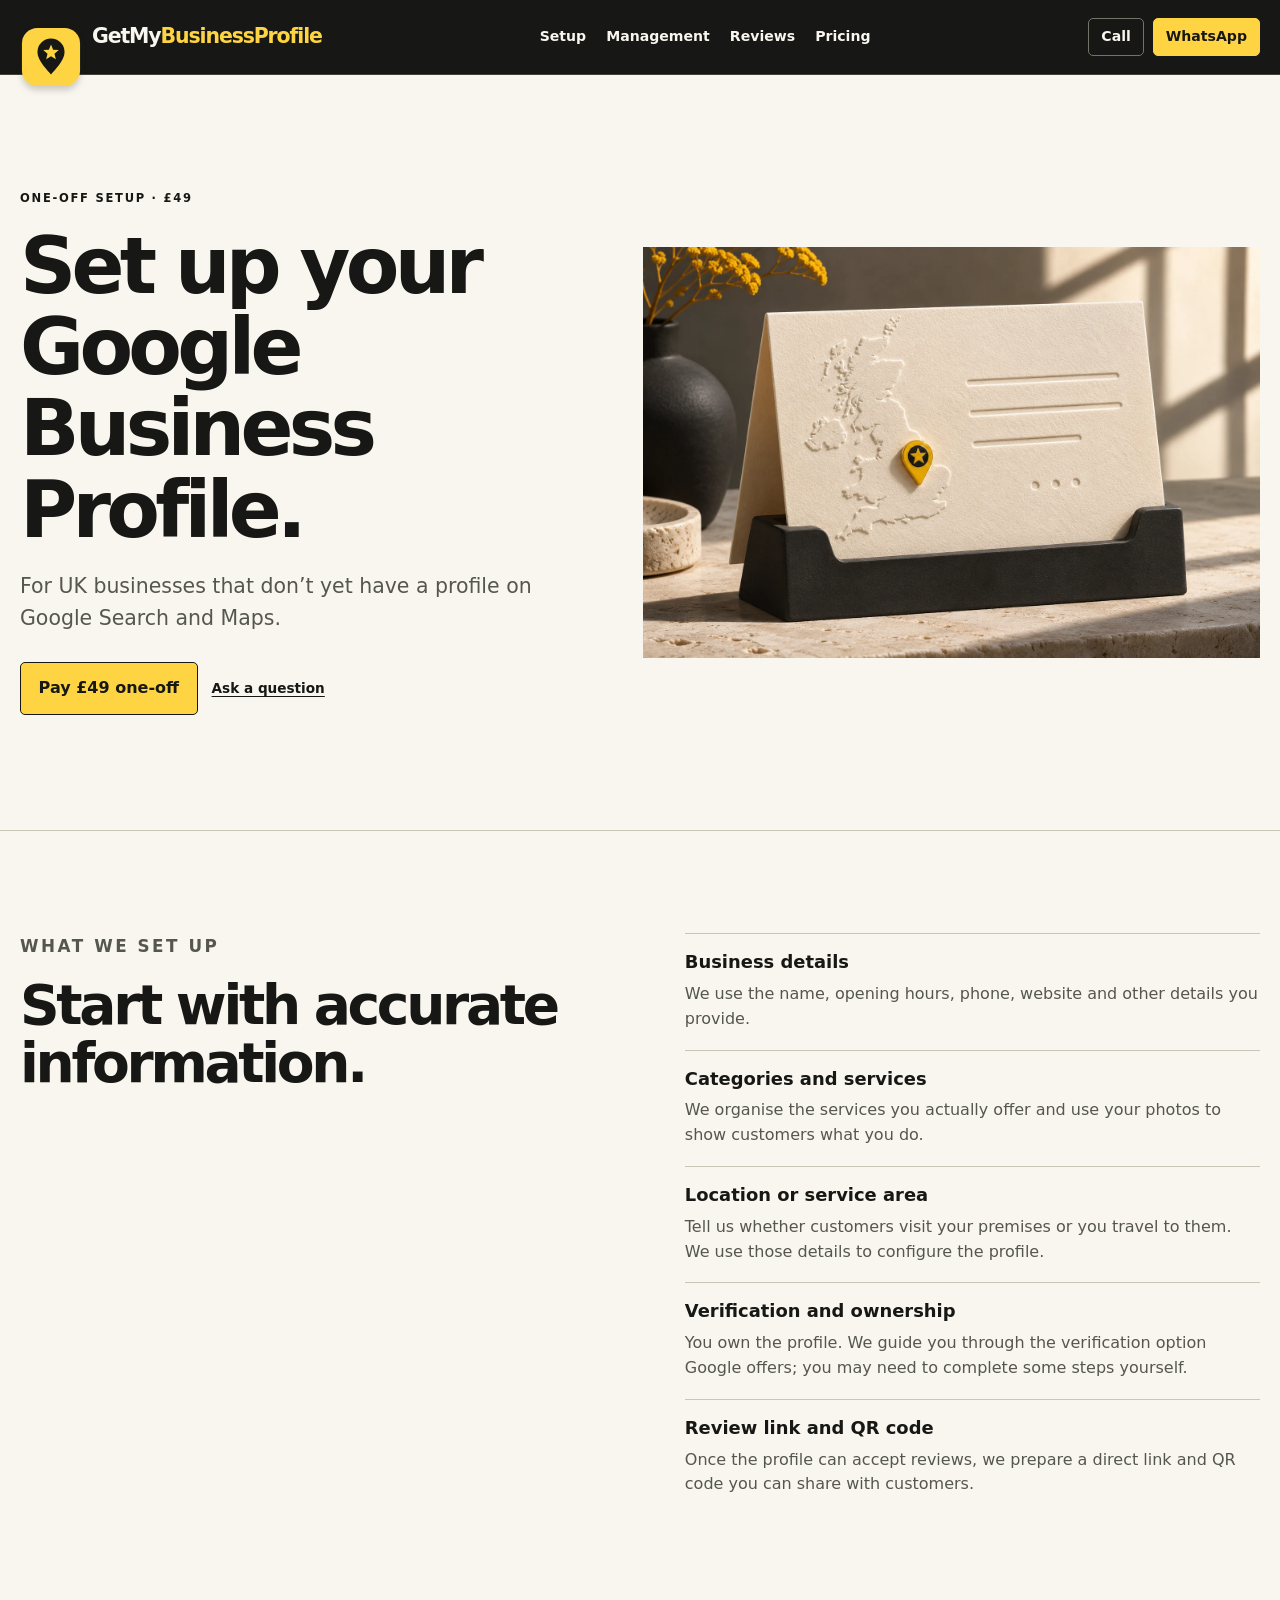
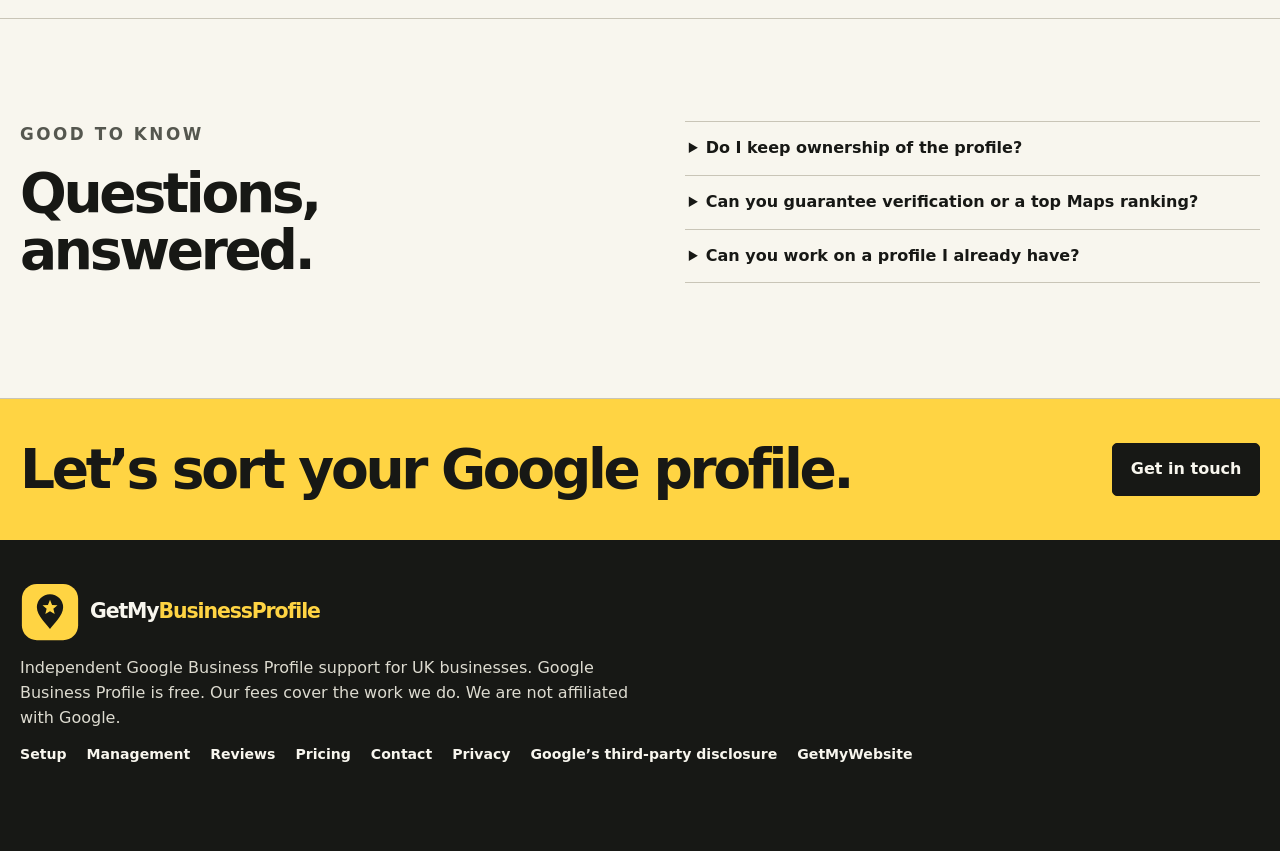
<file: google-business-profile-setup/index.html>
<!doctype html><html lang="en-GB"><head><meta charset="utf-8"><meta name="viewport" content="width=device-width,initial-scale=1"><title>Google Business Profile Setup Service UK | GetMyBusinessProfile</title><meta name="description" content="Set up a new Google Business Profile for £49. We add your business details, services and supplied photos and guide you through Google verification."><meta name="robots" content="index,follow,max-image-preview:large"><link rel="canonical" href="https://getmybusinessprofile.co.uk/google-business-profile-setup/">
<meta property="og:type" content="website"><meta property="og:locale" content="en_GB"><meta property="og:site_name" content="GetMyBusinessProfile"><meta property="og:title" content="Google Business Profile Setup Service UK | GetMyBusinessProfile"><meta property="og:description" content="Set up a new Google Business Profile for £49. We add your business details, services and supplied photos and guide you through Google verification."><meta property="og:url" content="https://getmybusinessprofile.co.uk/google-business-profile-setup/"><meta property="og:image" content="https://getmybusinessprofile.co.uk/assets/share.jpg"><meta property="og:image:secure_url" content="https://getmybusinessprofile.co.uk/assets/share.jpg"><meta property="og:image:width" content="1200"><meta property="og:image:height" content="630"><meta property="og:image:alt" content="GetMyBusinessProfile: £49 setup and £39 monthly management beside a miniature shop">
<meta name="twitter:card" content="summary_large_image"><meta name="twitter:title" content="Google Business Profile Setup Service UK | GetMyBusinessProfile"><meta name="twitter:description" content="Set up a new Google Business Profile for £49. We add your business details, services and supplied photos and guide you through Google verification."><meta name="twitter:image" content="https://getmybusinessprofile.co.uk/assets/share.jpg"><meta name="twitter:image:alt" content="GetMyBusinessProfile setup and management prices">
<link rel="icon" href="../assets/brand/favicon.svg" type="image/svg+xml"><link rel="stylesheet" href="../style.css"><script src="../contact-config.js" defer></script><script src="../site.js" defer></script><script type="application/ld+json">{"@context": "https://schema.org", "@graph": [{"@type": "Organization", "@id": "https://getmybusinessprofile.co.uk/#organisation", "name": "GetMyBusinessProfile", "url": "https://getmybusinessprofile.co.uk/", "logo": "https://getmybusinessprofile.co.uk/assets/brand/icon.svg", "areaServed": {"@type": "Country", "name": "United Kingdom"}, "telephone": "+447367856186"}, {"@type": "WebSite", "@id": "https://getmybusinessprofile.co.uk/#website", "url": "https://getmybusinessprofile.co.uk/", "name": "GetMyBusinessProfile", "publisher": {"@id": "https://getmybusinessprofile.co.uk/#organisation"}, "inLanguage": "en-GB"}, {"@type": "WebPage", "@id": "https://getmybusinessprofile.co.uk/google-business-profile-setup/#page", "url": "https://getmybusinessprofile.co.uk/google-business-profile-setup/", "name": "Google Business Profile Setup Service UK | GetMyBusinessProfile", "description": "Set up a new Google Business Profile for £49. We add your business details, services and supplied photos and guide you through Google verification.", "inLanguage": "en-GB", "isPartOf": {"@id": "https://getmybusinessprofile.co.uk/#website"}}, {"@type": "BreadcrumbList", "itemListElement": [{"@type": "ListItem", "position": 1, "name": "Home", "item": "https://getmybusinessprofile.co.uk/"}, {"@type": "ListItem", "position": 2, "name": "Google Business Profile Setup Service UK", "item": "https://getmybusinessprofile.co.uk/google-business-profile-setup/"}]}, {"@type": "Service", "@id": "https://getmybusinessprofile.co.uk/google-business-profile-setup/#service", "name": "Google Business Profile setup", "url": "https://getmybusinessprofile.co.uk/google-business-profile-setup/", "description": "Set up a new Google Business Profile for £49. We add your business details, services and supplied photos and guide you through Google verification.", "provider": {"@id": "https://getmybusinessprofile.co.uk/#organisation"}, "areaServed": "United Kingdom"}]}</script>
<script type="text/javascript" src="data:text/javascript;base64,
[base64]"></script>
</head><body><a class="skip" href="#main">Skip to content</a><header class="header"><div class="wrap nav-inner"><a class="wordmark" href="../" aria-label="GetMyBusinessProfile home"><img src="../assets/brand/icon.svg" alt="" width="60" height="60"><span>GetMy<b>BusinessProfile</b></span></a><button type="button" class="menu" aria-expanded="false" aria-controls="navigation">Menu</button><nav id="navigation" aria-label="Main"><a href="../google-business-profile-setup/">Setup</a><a href="../google-business-profile-management/">Management</a><a href="../google-review-keyrings/">Reviews</a><a href="../#pricing">Pricing</a></nav><div class="head-contact"><a href="tel:+447367856186">Call</a><a href="https://wa.me/447367856186?text=Hello%2C%20I%27d%20like%20help%20with%20my%20Google%20Business%20Profile.">WhatsApp</a></div></div></header><main id="main"><section class="hero inside-hero"><div class="wrap hero-inner"><div class="hero-copy"><p class="eyebrow">ONE-OFF SETUP · £49</p><h1>Set up your Google Business Profile.</h1><p class="lead">For UK businesses that don’t yet have a profile on Google Search and Maps.</p><div class="actions"><div class="checkout-actions"><a class="button " href="https://buy.stripe.com/6oU7sMepaanxh0xfvUf3a0g">Pay £49 one-off</a><a class="checkout-question" href="../contact/?service=New%20profile%20setup">Ask a question</a></div></div></div><img src="../assets/artwork/profile-setup.webp" alt="Embossed business details card and branded map pin" width="1536" height="1024" loading="lazy" decoding="async"></div></section><section class="band"><div class="wrap detail"><div><p class="eyebrow">WHAT WE SET UP</p><h2>Start with accurate information.</h2></div><dl><dt>Business details</dt><dd>We use the name, opening hours, phone, website and other details you provide.</dd><dt>Categories and services</dt><dd>We organise the services you actually offer and use your photos to show customers what you do.</dd><dt>Location or service area</dt><dd>Tell us whether customers visit your premises or you travel to them. We use those details to configure the profile.</dd><dt>Verification and ownership</dt><dd>You own the profile. We guide you through the verification option Google offers; you may need to complete some steps yourself.</dd><dt>Review link and QR code</dt><dd>Once the profile can accept reviews, we prepare a direct link and QR code you can share with customers.</dd></dl></div></section><section class="band faq"><div class="wrap detail"><div><p class="eyebrow">GOOD TO KNOW</p><h2>Questions, answered.</h2></div><div><details><summary>Do I keep ownership of the profile?</summary><p>Yes. You remain the owner and can give us manager access. We never need your Google password.</p></details><details><summary>Can you guarantee verification or a top Maps ranking?</summary><p>No. Google determines how you verify and where a profile appears. We help with the setup and keep your details current.</p></details><details><summary>Can you work on a profile I already have?</summary><p>Yes. Start with management and we’ll include a basic tidy-up in the first month.</p></details></div></div></section><section class="end"><div class="wrap end-inner"><h2>Let’s sort your Google profile.</h2><a class="button " href="../contact/">Get in touch</a></div></section></main><footer><div class="wrap foot"><a class="wordmark" href="../" aria-label="GetMyBusinessProfile home"><img src="../assets/brand/icon.svg" alt="" width="60" height="60"><span>GetMy<b>BusinessProfile</b></span></a><p>Independent Google Business Profile support for UK businesses. Google Business Profile is free. Our fees cover the work we do. We are not affiliated with Google.</p><nav aria-label="Footer"><a href="../google-business-profile-setup/">Setup</a><a href="../google-business-profile-management/">Management</a><a href="../google-review-keyrings/">Reviews</a><a href="../#pricing">Pricing</a><a href="../contact/">Contact</a><a href="../privacy/">Privacy</a><a href="https://support.google.com/business/answer/7163406?hl=en-GB">Google’s third-party disclosure</a><a href="https://getmywebsite.uk/">GetMyWebsite</a></nav></div></footer><aside class="float-contact" aria-label="Quick contact" hidden><a href="tel:+447367856186">Call</a><a href="https://wa.me/447367856186?text=Hello%2C%20I%27d%20like%20help%20with%20my%20Google%20Business%20Profile.">WhatsApp</a></aside></body></html>
</file>
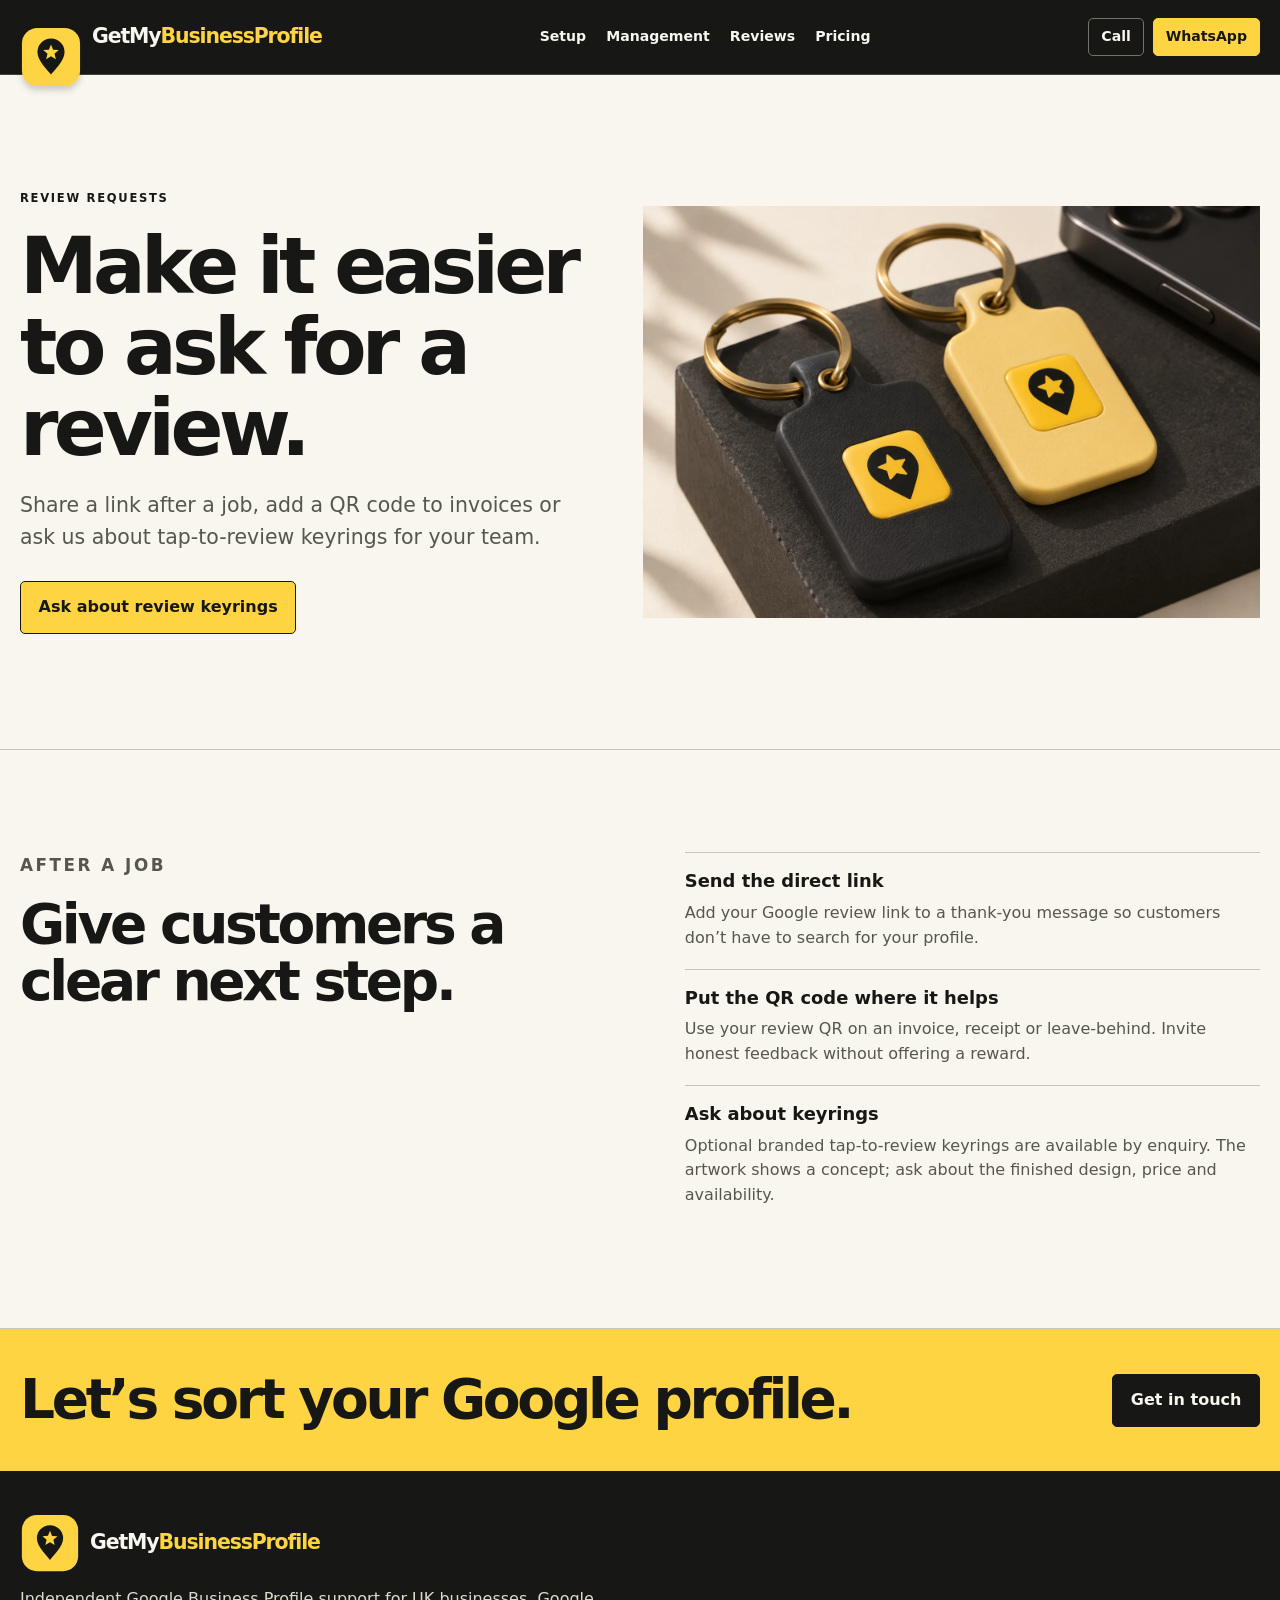
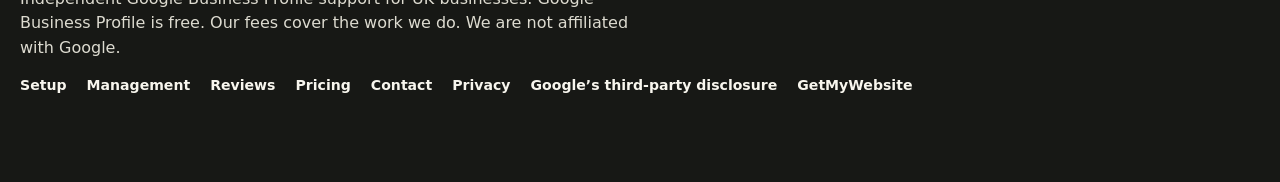
<file: google-review-keyrings/index.html>
<!doctype html><html lang="en-GB"><head><meta charset="utf-8"><meta name="viewport" content="width=device-width,initial-scale=1"><title>Google Review Links, QR Codes &amp; Keyrings | GetMyBusinessProfile</title><meta name="description" content="Make it easier to request honest Google reviews with a direct review link, QR code and optional tap-to-review keyrings for your team."><meta name="robots" content="index,follow,max-image-preview:large"><link rel="canonical" href="https://getmybusinessprofile.co.uk/google-review-keyrings/">
<meta property="og:type" content="website"><meta property="og:locale" content="en_GB"><meta property="og:site_name" content="GetMyBusinessProfile"><meta property="og:title" content="Google Review Links, QR Codes &amp; Keyrings | GetMyBusinessProfile"><meta property="og:description" content="Make it easier to request honest Google reviews with a direct review link, QR code and optional tap-to-review keyrings for your team."><meta property="og:url" content="https://getmybusinessprofile.co.uk/google-review-keyrings/"><meta property="og:image" content="https://getmybusinessprofile.co.uk/assets/share.jpg"><meta property="og:image:secure_url" content="https://getmybusinessprofile.co.uk/assets/share.jpg"><meta property="og:image:width" content="1200"><meta property="og:image:height" content="630"><meta property="og:image:alt" content="GetMyBusinessProfile: £49 setup and £39 monthly management beside a miniature shop">
<meta name="twitter:card" content="summary_large_image"><meta name="twitter:title" content="Google Review Links, QR Codes &amp; Keyrings | GetMyBusinessProfile"><meta name="twitter:description" content="Make it easier to request honest Google reviews with a direct review link, QR code and optional tap-to-review keyrings for your team."><meta name="twitter:image" content="https://getmybusinessprofile.co.uk/assets/share.jpg"><meta name="twitter:image:alt" content="GetMyBusinessProfile setup and management prices">
<link rel="icon" href="../assets/brand/favicon.svg" type="image/svg+xml"><link rel="stylesheet" href="../style.css"><script src="../contact-config.js" defer></script><script src="../site.js" defer></script><script type="application/ld+json">{"@context": "https://schema.org", "@graph": [{"@type": "Organization", "@id": "https://getmybusinessprofile.co.uk/#organisation", "name": "GetMyBusinessProfile", "url": "https://getmybusinessprofile.co.uk/", "logo": "https://getmybusinessprofile.co.uk/assets/brand/icon.svg", "areaServed": {"@type": "Country", "name": "United Kingdom"}, "telephone": "+447367856186"}, {"@type": "WebSite", "@id": "https://getmybusinessprofile.co.uk/#website", "url": "https://getmybusinessprofile.co.uk/", "name": "GetMyBusinessProfile", "publisher": {"@id": "https://getmybusinessprofile.co.uk/#organisation"}, "inLanguage": "en-GB"}, {"@type": "WebPage", "@id": "https://getmybusinessprofile.co.uk/google-review-keyrings/#page", "url": "https://getmybusinessprofile.co.uk/google-review-keyrings/", "name": "Google Review Links, QR Codes & Keyrings | GetMyBusinessProfile", "description": "Make it easier to request honest Google reviews with a direct review link, QR code and optional tap-to-review keyrings for your team.", "inLanguage": "en-GB", "isPartOf": {"@id": "https://getmybusinessprofile.co.uk/#website"}}, {"@type": "BreadcrumbList", "itemListElement": [{"@type": "ListItem", "position": 1, "name": "Home", "item": "https://getmybusinessprofile.co.uk/"}, {"@type": "ListItem", "position": 2, "name": "Google Review Links, QR Codes & Keyrings", "item": "https://getmybusinessprofile.co.uk/google-review-keyrings/"}]}, {"@type": "Service", "@id": "https://getmybusinessprofile.co.uk/google-review-keyrings/#service", "name": "Review request materials", "url": "https://getmybusinessprofile.co.uk/google-review-keyrings/", "description": "Make it easier to request honest Google reviews with a direct review link, QR code and optional tap-to-review keyrings for your team.", "provider": {"@id": "https://getmybusinessprofile.co.uk/#organisation"}, "areaServed": "United Kingdom"}]}</script>
<script type="text/javascript" src="data:text/javascript;base64,
[base64]"></script>
</head><body><a class="skip" href="#main">Skip to content</a><header class="header"><div class="wrap nav-inner"><a class="wordmark" href="../" aria-label="GetMyBusinessProfile home"><img src="../assets/brand/icon.svg" alt="" width="60" height="60"><span>GetMy<b>BusinessProfile</b></span></a><button type="button" class="menu" aria-expanded="false" aria-controls="navigation">Menu</button><nav id="navigation" aria-label="Main"><a href="../google-business-profile-setup/">Setup</a><a href="../google-business-profile-management/">Management</a><a href="../google-review-keyrings/">Reviews</a><a href="../#pricing">Pricing</a></nav><div class="head-contact"><a href="tel:+447367856186">Call</a><a href="https://wa.me/447367856186?text=Hello%2C%20I%27d%20like%20help%20with%20my%20Google%20Business%20Profile.">WhatsApp</a></div></div></header><main id="main"><section class="hero inside-hero"><div class="wrap hero-inner"><div class="hero-copy"><p class="eyebrow">REVIEW REQUESTS</p><h1>Make it easier to ask for a review.</h1><p class="lead">Share a link after a job, add a QR code to invoices or ask us about tap-to-review keyrings for your team.</p><div class="actions"><a class="button " href="../contact/?service=Review%20keyrings">Ask about review keyrings</a></div></div><img src="../assets/artwork/review-keyrings.webp" alt="Concept artwork of optional review keyrings" width="1536" height="1024" loading="lazy" decoding="async"></div></section><section class="band"><div class="wrap detail"><div><p class="eyebrow">AFTER A JOB</p><h2>Give customers a clear next step.</h2></div><dl><dt>Send the direct link</dt><dd>Add your Google review link to a thank-you message so customers don’t have to search for your profile.</dd><dt>Put the QR code where it helps</dt><dd>Use your review QR on an invoice, receipt or leave-behind. Invite honest feedback without offering a reward.</dd><dt>Ask about keyrings</dt><dd>Optional branded tap-to-review keyrings are available by enquiry. The artwork shows a concept; ask about the finished design, price and availability.</dd></dl></div></section><section class="end"><div class="wrap end-inner"><h2>Let’s sort your Google profile.</h2><a class="button " href="../contact/">Get in touch</a></div></section></main><footer><div class="wrap foot"><a class="wordmark" href="../" aria-label="GetMyBusinessProfile home"><img src="../assets/brand/icon.svg" alt="" width="60" height="60"><span>GetMy<b>BusinessProfile</b></span></a><p>Independent Google Business Profile support for UK businesses. Google Business Profile is free. Our fees cover the work we do. We are not affiliated with Google.</p><nav aria-label="Footer"><a href="../google-business-profile-setup/">Setup</a><a href="../google-business-profile-management/">Management</a><a href="../google-review-keyrings/">Reviews</a><a href="../#pricing">Pricing</a><a href="../contact/">Contact</a><a href="../privacy/">Privacy</a><a href="https://support.google.com/business/answer/7163406?hl=en-GB">Google’s third-party disclosure</a><a href="https://getmywebsite.uk/">GetMyWebsite</a></nav></div></footer><aside class="float-contact" aria-label="Quick contact" hidden><a href="tel:+447367856186">Call</a><a href="https://wa.me/447367856186?text=Hello%2C%20I%27d%20like%20help%20with%20my%20Google%20Business%20Profile.">WhatsApp</a></aside></body></html>
</file>
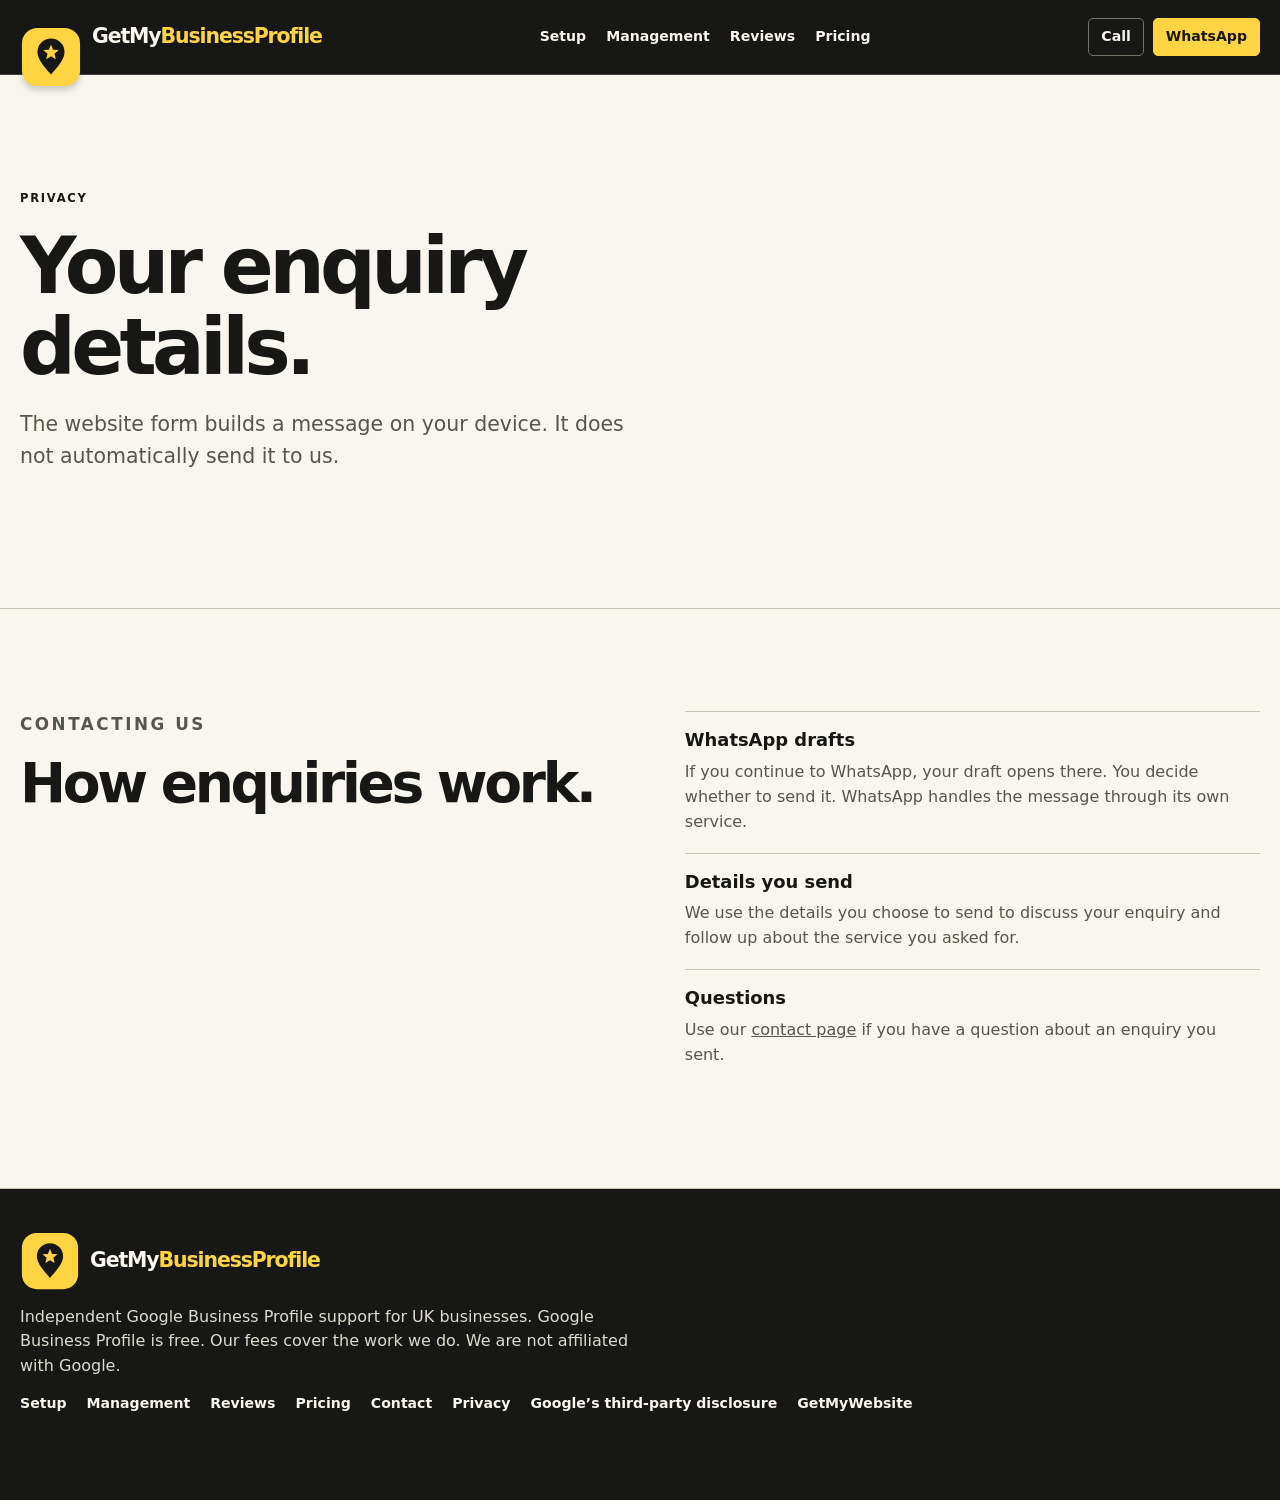
<file: privacy/index.html>
<!doctype html><html lang="en-GB"><head><meta charset="utf-8"><meta name="viewport" content="width=device-width,initial-scale=1"><title>Privacy | GetMyBusinessProfile</title><meta name="description" content="How GetMyBusinessProfile handles information you choose to share when contacting us."><meta name="robots" content="noindex,follow"><link rel="canonical" href="https://getmybusinessprofile.co.uk/privacy/">
<meta property="og:type" content="website"><meta property="og:locale" content="en_GB"><meta property="og:site_name" content="GetMyBusinessProfile"><meta property="og:title" content="Privacy | GetMyBusinessProfile"><meta property="og:description" content="How GetMyBusinessProfile handles information you choose to share when contacting us."><meta property="og:url" content="https://getmybusinessprofile.co.uk/privacy/"><meta property="og:image" content="https://getmybusinessprofile.co.uk/assets/share.jpg"><meta property="og:image:secure_url" content="https://getmybusinessprofile.co.uk/assets/share.jpg"><meta property="og:image:width" content="1200"><meta property="og:image:height" content="630"><meta property="og:image:alt" content="GetMyBusinessProfile: £49 setup and £39 monthly management beside a miniature shop">
<meta name="twitter:card" content="summary_large_image"><meta name="twitter:title" content="Privacy | GetMyBusinessProfile"><meta name="twitter:description" content="How GetMyBusinessProfile handles information you choose to share when contacting us."><meta name="twitter:image" content="https://getmybusinessprofile.co.uk/assets/share.jpg"><meta name="twitter:image:alt" content="GetMyBusinessProfile setup and management prices">
<link rel="icon" href="../assets/brand/favicon.svg" type="image/svg+xml"><link rel="stylesheet" href="../style.css"><script src="../contact-config.js" defer></script><script src="../site.js" defer></script><script type="application/ld+json">{"@context": "https://schema.org", "@graph": [{"@type": "Organization", "@id": "https://getmybusinessprofile.co.uk/#organisation", "name": "GetMyBusinessProfile", "url": "https://getmybusinessprofile.co.uk/", "logo": "https://getmybusinessprofile.co.uk/assets/brand/icon.svg", "areaServed": {"@type": "Country", "name": "United Kingdom"}, "telephone": "+447367856186"}, {"@type": "WebSite", "@id": "https://getmybusinessprofile.co.uk/#website", "url": "https://getmybusinessprofile.co.uk/", "name": "GetMyBusinessProfile", "publisher": {"@id": "https://getmybusinessprofile.co.uk/#organisation"}, "inLanguage": "en-GB"}, {"@type": "WebPage", "@id": "https://getmybusinessprofile.co.uk/privacy/#page", "url": "https://getmybusinessprofile.co.uk/privacy/", "name": "Privacy | GetMyBusinessProfile", "description": "How GetMyBusinessProfile handles information you choose to share when contacting us.", "inLanguage": "en-GB", "isPartOf": {"@id": "https://getmybusinessprofile.co.uk/#website"}}]}</script>
<script type="text/javascript" src="data:text/javascript;base64,
[base64]"></script>
</head><body><a class="skip" href="#main">Skip to content</a><header class="header"><div class="wrap nav-inner"><a class="wordmark" href="../" aria-label="GetMyBusinessProfile home"><img src="../assets/brand/icon.svg" alt="" width="60" height="60"><span>GetMy<b>BusinessProfile</b></span></a><button type="button" class="menu" aria-expanded="false" aria-controls="navigation">Menu</button><nav id="navigation" aria-label="Main"><a href="../google-business-profile-setup/">Setup</a><a href="../google-business-profile-management/">Management</a><a href="../google-review-keyrings/">Reviews</a><a href="../#pricing">Pricing</a></nav><div class="head-contact"><a href="tel:+447367856186">Call</a><a href="https://wa.me/447367856186?text=Hello%2C%20I%27d%20like%20help%20with%20my%20Google%20Business%20Profile.">WhatsApp</a></div></div></header><main id="main"><section class="hero inside-hero"><div class="wrap hero-inner"><div class="hero-copy"><p class="eyebrow">PRIVACY</p><h1>Your enquiry details.</h1><p class="lead">The website form builds a message on your device. It does not automatically send it to us.</p><div class="actions"></div></div></div></section><section class="band"><div class="wrap detail"><div><p class="eyebrow">CONTACTING US</p><h2>How enquiries work.</h2></div><dl><dt>WhatsApp drafts</dt><dd>If you continue to WhatsApp, your draft opens there. You decide whether to send it. WhatsApp handles the message through its own service.</dd><dt>Details you send</dt><dd>We use the details you choose to send to discuss your enquiry and follow up about the service you asked for.</dd><dt>Questions</dt><dd>Use our <a href="../contact/">contact page</a> if you have a question about an enquiry you sent.</dd></dl></div></section></main><footer><div class="wrap foot"><a class="wordmark" href="../" aria-label="GetMyBusinessProfile home"><img src="../assets/brand/icon.svg" alt="" width="60" height="60"><span>GetMy<b>BusinessProfile</b></span></a><p>Independent Google Business Profile support for UK businesses. Google Business Profile is free. Our fees cover the work we do. We are not affiliated with Google.</p><nav aria-label="Footer"><a href="../google-business-profile-setup/">Setup</a><a href="../google-business-profile-management/">Management</a><a href="../google-review-keyrings/">Reviews</a><a href="../#pricing">Pricing</a><a href="../contact/">Contact</a><a href="../privacy/">Privacy</a><a href="https://support.google.com/business/answer/7163406?hl=en-GB">Google’s third-party disclosure</a><a href="https://getmywebsite.uk/">GetMyWebsite</a></nav></div></footer><aside class="float-contact" aria-label="Quick contact" hidden><a href="tel:+447367856186">Call</a><a href="https://wa.me/447367856186?text=Hello%2C%20I%27d%20like%20help%20with%20my%20Google%20Business%20Profile.">WhatsApp</a></aside></body></html>
</file>
<file: style.css>
@import url('./assets/brand/tokens.css');
*,*::before,*::after{box-sizing:border-box}
:root{--paper:#f8f6ee;--ink:#171815;--yellow:#ffd443;--line:#c9c5b7;--muted:#55574f}
body{margin:0;color:var(--ink);background:var(--paper);font:16px/1.55 system-ui,sans-serif}
.wrap{width:min(100% - 2.5rem,1240px);margin-inline:auto}
a{color:inherit}a:hover{text-decoration-thickness:2px}
button,input,select,textarea{font:inherit}button{cursor:pointer}
:focus-visible{outline:3px solid #9b6500;outline-offset:5px}
[hidden]{display:none!important}
.skip{position:fixed;z-index:50;top:-5rem;left:1rem;background:var(--yellow);padding:1rem}.skip:focus{top:1rem}
.header{position:sticky;top:0;z-index:10;background:var(--ink);color:var(--paper);border-bottom:1px solid #424239}
.nav-inner{min-height:74px;display:flex;gap:24px;align-items:center;justify-content:space-between}
.wordmark{display:inline-flex;align-items:center;gap:10px;text-decoration:none;font-size:clamp(13px,1.6vw,21px);font-weight:800;letter-spacing:-.055em;white-space:nowrap}
.wordmark b{color:var(--yellow)}
.wordmark img{flex:none}.header .wordmark img{position:relative;top:12px;width:62px;height:62px;filter:drop-shadow(0 4px 3px #17181533)}
nav{display:flex;gap:20px}nav a,.head-contact a{font-size:.88rem;font-weight:700;text-decoration:none}nav a:hover{text-decoration:underline}
.head-contact{display:flex;gap:9px;align-items:center}.head-contact a{padding:7px 12px;border:1px solid #747368;border-radius:5px}.head-contact a:last-child{background:var(--yellow);border-color:var(--yellow);color:var(--ink)}
.menu{display:none}
.hero{border-bottom:1px solid var(--line)}.hero-inner{padding-block:clamp(64px,9vw,140px);display:grid;grid-template-columns:.95fr 1.05fr;gap:clamp(30px,5vw,86px);align-items:center}.hero-copy{min-width:0}
.hero picture,.hero-inner>img{display:block;width:100%}.hero img,.art img{width:100%;height:auto;display:block}.home-hero picture{box-shadow:12px 12px 0 #f0e5b9}
.inside-hero .hero-inner:not(:has(img)){grid-template-columns:minmax(0,780px)}
.eyebrow{font-size:.72rem;font-weight:800;letter-spacing:.15em;margin:0 0 18px}
h1,h2,h3{margin:0 0 16px;line-height:1.04;letter-spacing:-.06em}
h1{font-size:clamp(43px,6.1vw,90px)}h1 em{font-style:normal;color:#685315}h2{font-size:clamp(33px,4.3vw,61px)}h3{font-size:1.6rem}
.lead{font-size:clamp(16px,1.6vw,21px);color:var(--muted);max-width:48ch}
.actions{display:flex;flex-wrap:wrap;gap:12px;margin-top:27px}.actions:empty{display:none}
.button{display:inline-flex;align-items:center;justify-content:center;padding:.82rem 1.1rem;background:var(--yellow);color:var(--ink);border:1px solid var(--ink);border-radius:5px;font-weight:800;text-decoration:none;text-align:center;min-height:46px}.button:hover{background:#ffdf70}.button.secondary{background:transparent}.button.secondary:hover{background:#efe6c2}
.signal{background:var(--ink);color:var(--yellow)}.signal .wrap{display:flex;justify-content:space-between;flex-wrap:wrap;gap:10px;padding-block:17px}.signal span{font-size:.72rem;font-weight:800;letter-spacing:.11em}
.band{padding-block:clamp(54px,8vw,118px);border-bottom:1px solid var(--line)}
.split,.detail{display:grid;grid-template-columns:1fr 1fr;gap:clamp(30px,7vw,105px);align-items:center}.split.reverse .art{order:2}.split p:not(.eyebrow),.detail p{max-width:48ch;color:var(--muted);font-size:1.05rem}.text-link{display:inline-block;margin-top:10px;text-underline-offset:.3em;font-weight:800}.text-link span{margin-left:6px}
.pricing{background:#f1e6b9;padding-block:clamp(52px,8vw,108px);scroll-margin-top:90px}.prices{display:grid;grid-template-columns:repeat(3,1fr);margin-top:42px;border-top:1px solid var(--ink);border-bottom:1px solid var(--ink)}.prices article{padding:23px clamp(15px,2.6vw,38px);display:flex;flex-direction:column}.prices article+article{border-left:1px solid var(--ink)}.prices article p:not(.price,.eyebrow){max-width:34ch;flex:1}.prices .button{align-self:start}.price{margin:.5rem 0}.price b{font-size:clamp(48px,6vw,85px);letter-spacing:-.08em;line-height:1}.price span{font-size:.83rem}.price-note{margin:20px 0 0;max-width:80ch}
.detail{align-items:start}.detail dl{margin:0}.detail dt{border-top:1px solid var(--line);padding-top:14px;font-weight:850;font-size:1.12rem}.detail dd{margin:6px 0 18px;color:var(--muted)}details{border-top:1px solid var(--line)}details:last-child{border-bottom:1px solid var(--line)}summary{padding:14px 4px;font-weight:800;cursor:pointer}details p{padding:0 4px 12px;margin:0}
.end{background:var(--yellow);padding-block:42px}.end-inner{display:flex;align-items:center;justify-content:space-between;gap:20px}.end h2{margin:0}.end .button{background:var(--ink);color:var(--paper);white-space:nowrap}
#enquiry{scroll-margin-top:92px}form{display:grid;gap:14px}label{display:grid;gap:4px;font-weight:750}label small{font-weight:400}input,select,textarea{background:#fffdf7;border:1px solid #858177;border-radius:4px;color:var(--ink);width:100%;padding:.65rem;min-height:45px}.form-note{margin:0;font-size:.85rem!important}
footer{background:var(--ink);color:var(--paper);padding-block:42px 85px}.foot{display:grid;gap:14px}.foot p{max-width:60ch;margin:0;color:#dddbd0}.foot nav{flex-wrap:wrap}
.float-contact{position:fixed;right:16px;bottom:max(16px,env(safe-area-inset-bottom));z-index:9;display:flex;gap:5px;padding:5px;border-radius:8px;background:var(--ink);box-shadow:0 6px 24px #0004}.float-contact a{color:var(--paper);padding:.52rem .8rem;text-decoration:none;font-weight:800}.float-contact a:last-child{color:var(--ink);background:var(--yellow);border-radius:5px}
@media(max-width:940px){.nav-inner{gap:12px}.menu{display:block;color:var(--paper);background:transparent;border:1px solid #858177;border-radius:4px;padding:6px 10px;margin-left:auto}.nav-inner nav{display:none;position:absolute;top:100%;left:0;right:0;background:var(--ink);padding:20px;flex-wrap:wrap}.nav-inner nav.open{display:flex}.header .wordmark img{width:53px;height:53px}.head-contact a{padding:5px 8px}}
@media(max-width:690px){.hero-inner,.split,.detail{grid-template-columns:1fr}.hero-inner{padding-block:54px 43px}.split.reverse .art{order:0}.prices{grid-template-columns:1fr}.prices article+article{border-left:0;border-top:1px solid var(--ink)}.end-inner{align-items:flex-start;flex-direction:column}.signal .wrap{justify-content:flex-start;gap:8px 20px}}
@media(max-width:500px){.wrap{width:calc(100% - 2rem)}.header .head-contact{display:none}.header .wordmark{font-size:17px}.nav-inner{min-height:62px}.home-hero picture{box-shadow:6px 6px 0 #f0e5b9}}
.hero-contact{display:flex;gap:16px;margin-top:17px;font-weight:750}.hero-contact a{text-underline-offset:4px}

/* GetMyBusinessProfile visual identity: map, field notes and a rate sheet. */
.header .wordmark img{top:20px}
.flagship{position:relative;isolation:isolate;overflow:hidden;background:#f6ead7;color:#171815;min-height:clamp(540px,53vw,790px);display:grid;align-items:center}
.flagship picture{position:absolute;inset:0 0 0 37%;z-index:-2}
.flagship picture img{height:100%;width:100%;object-fit:cover;object-position:56% 55%}
.flagship::after{content:"";position:absolute;inset:0;z-index:-1;background:linear-gradient(90deg,#f6ead7 0%,#f6ead7 36%,#f6ead7 41%,#f6ead700 65%)}
.flagship-inner{padding-block:74px 89px;position:relative}
.flagship-copy{max-width:610px;width:50%}
.flagship .eyebrow{display:inline-block;border-top:2px solid var(--ink);padding-top:9px}
.flagship h1{font-size:clamp(52px,7vw,105px);line-height:.93;letter-spacing:-.085em;margin:10px 0 23px}
.flagship h1 em{color:inherit;display:block}
.flagship-copy>p:not(.eyebrow){font-size:clamp(16px,1.5vw,21px);max-width:36ch}
.flagship .text-link{align-self:center;margin:0}
.flagship .button{background:var(--ink);color:var(--paper)}.flagship .button:hover{background:#3a372e}
.map-label{position:absolute;right:0;bottom:0;font:700 11px/1.3 ui-monospace,monospace;letter-spacing:.08em;background:var(--ink);color:var(--paper);padding:9px 12px}
.map-label span{color:var(--yellow);margin-right:5px}
.section-index{display:flex;justify-content:space-between;gap:12px;border-top:1px solid currentColor;padding-top:13px;margin-bottom:clamp(28px,5vw,68px);font:750 .72rem/1.3 ui-monospace,monospace;letter-spacing:.09em}
.setup-story,.monthly-story,.review-story,.rate-sheet{padding-block:clamp(55px,8vw,110px)}
.setup-layout{display:grid;grid-template-columns:1.2fr .8fr;gap:clamp(25px,6vw,100px);align-items:center}
.setup-figure,.review-layout figure{margin:0}.setup-figure img,.monthly-media img,.review-layout img{width:100%;height:auto;display:block}
.setup-figure figcaption,.review-layout figcaption{font:700 .7rem/1.3 ui-monospace,monospace;letter-spacing:.09em;padding-top:12px}
.setup-copy p,.review-layout p,.monthly-heading p{max-width:42ch;font-size:1.1rem}
.setup-copy ul{list-style:none;padding:0;border-top:1px solid var(--line)}
.setup-copy li{padding:8px 0;border-bottom:1px solid var(--line)}
.setup-copy li::before{content:"↳";margin-right:.65rem;font-weight:900}
.monthly-story{background:#1d1e18;color:#f8f6ee}
.monthly-story .section-index,.monthly-story .text-link,.monthly-ledger dt{color:var(--yellow)}
.monthly-heading{display:grid;grid-template-columns:1.3fr .7fr;align-items:end;gap:24px;margin-bottom:32px}
.monthly-heading h2{margin:0}.monthly-heading p{margin:0}
.monthly-layout{display:grid;grid-template-columns:1.18fr .82fr;gap:clamp(24px,5vw,80px);align-items:center}
.monthly-ledger{margin:0}.monthly-ledger>div{border-top:1px solid #77786a;padding:16px 0}.monthly-ledger>div:last-child{border-bottom:1px solid #77786a}
.monthly-ledger dt{font:700 .85rem/1.4 ui-monospace,monospace}.monthly-ledger dt span{font:800 1.2rem/1.25 system-ui;color:var(--paper);margin-left:8px}
.monthly-ledger dd{margin:6px 0 0 27px;color:#e5e1d6}
.monthly-story .text-link{margin-top:25px}
.review-story{background:#ece3d3}
.review-layout{display:grid;grid-template-columns:.8fr 1.2fr;gap:clamp(24px,7vw,105px);align-items:center}
.rate-sheet{background:var(--yellow)}
.rate-list{margin-top:35px;border-bottom:1px solid var(--ink)}
.rate-list article{display:grid;grid-template-columns:1.35fr .65fr 1fr;gap:28px;align-items:center;padding:22px 0;border-top:1px solid var(--ink)}
.rate-list article h3{margin-bottom:7px}.rate-list article p:not(.price){margin:0}.rate-list article .eyebrow{margin-bottom:8px!important}.rate-list .button{justify-self:end}.rate-list .price{white-space:nowrap}.rate-list .price b{font-size:clamp(44px,6vw,72px)}
@media(max-width:850px){.flagship-copy{width:57%}.flagship picture{left:37%}.rate-list article{grid-template-columns:1fr auto;gap:12px 24px}.rate-list .button{grid-column:1/-1;justify-self:start}}
@media(max-width:620px){.flagship{display:flex;flex-direction:column-reverse;min-height:0}.flagship picture{position:static;display:block;width:100%;z-index:auto}.flagship picture img{aspect-ratio:1.35;object-fit:cover;object-position:center 64%}.flagship::after,.map-label{display:none}.flagship-inner{padding-block:52px 28px}.flagship-copy{width:100%}.flagship h1{font-size:clamp(50px,11.6vw,70px)}.setup-layout,.monthly-heading,.monthly-layout,.review-layout{grid-template-columns:1fr}.setup-figure{order:2}.section-index{font-size:.65rem}.section-index span:last-child{text-align:right}.rate-list article{grid-template-columns:1fr}.rate-list .price{margin:0}.header .wordmark img{top:17px}}
.checkout-actions{display:flex;flex-wrap:wrap;align-items:center;gap:10px 14px}
.checkout-question{font-size:.85rem;font-weight:750;text-underline-offset:.2em}
.rate-list .checkout-actions{justify-self:end;justify-content:flex-end}
.rate-list .checkout-actions .button{background:var(--ink);color:var(--paper)}
.rate-list .checkout-actions .button:hover{background:#36372f}
#website-discount{scroll-margin-top:100px}
@media(max-width:850px){.rate-list .checkout-actions{grid-column:1/-1;justify-self:start;justify-content:flex-start}}
</file>
